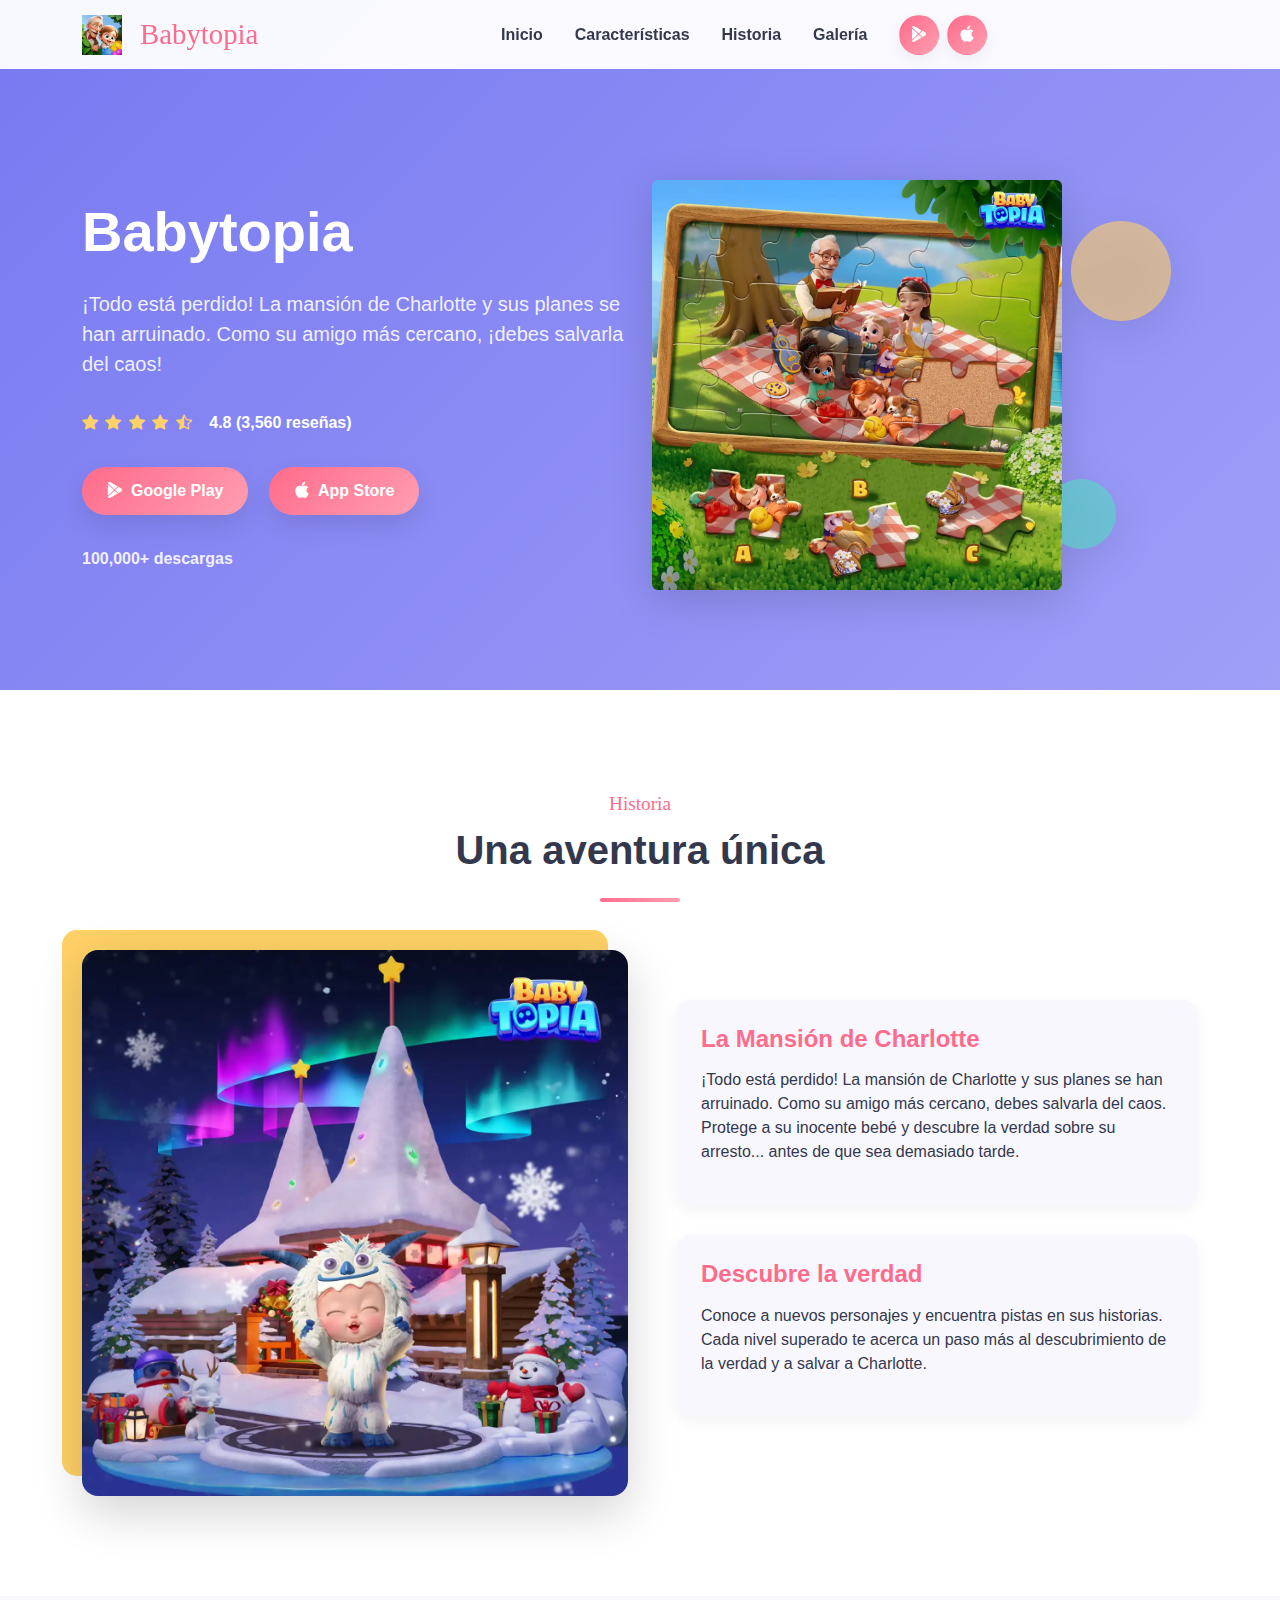
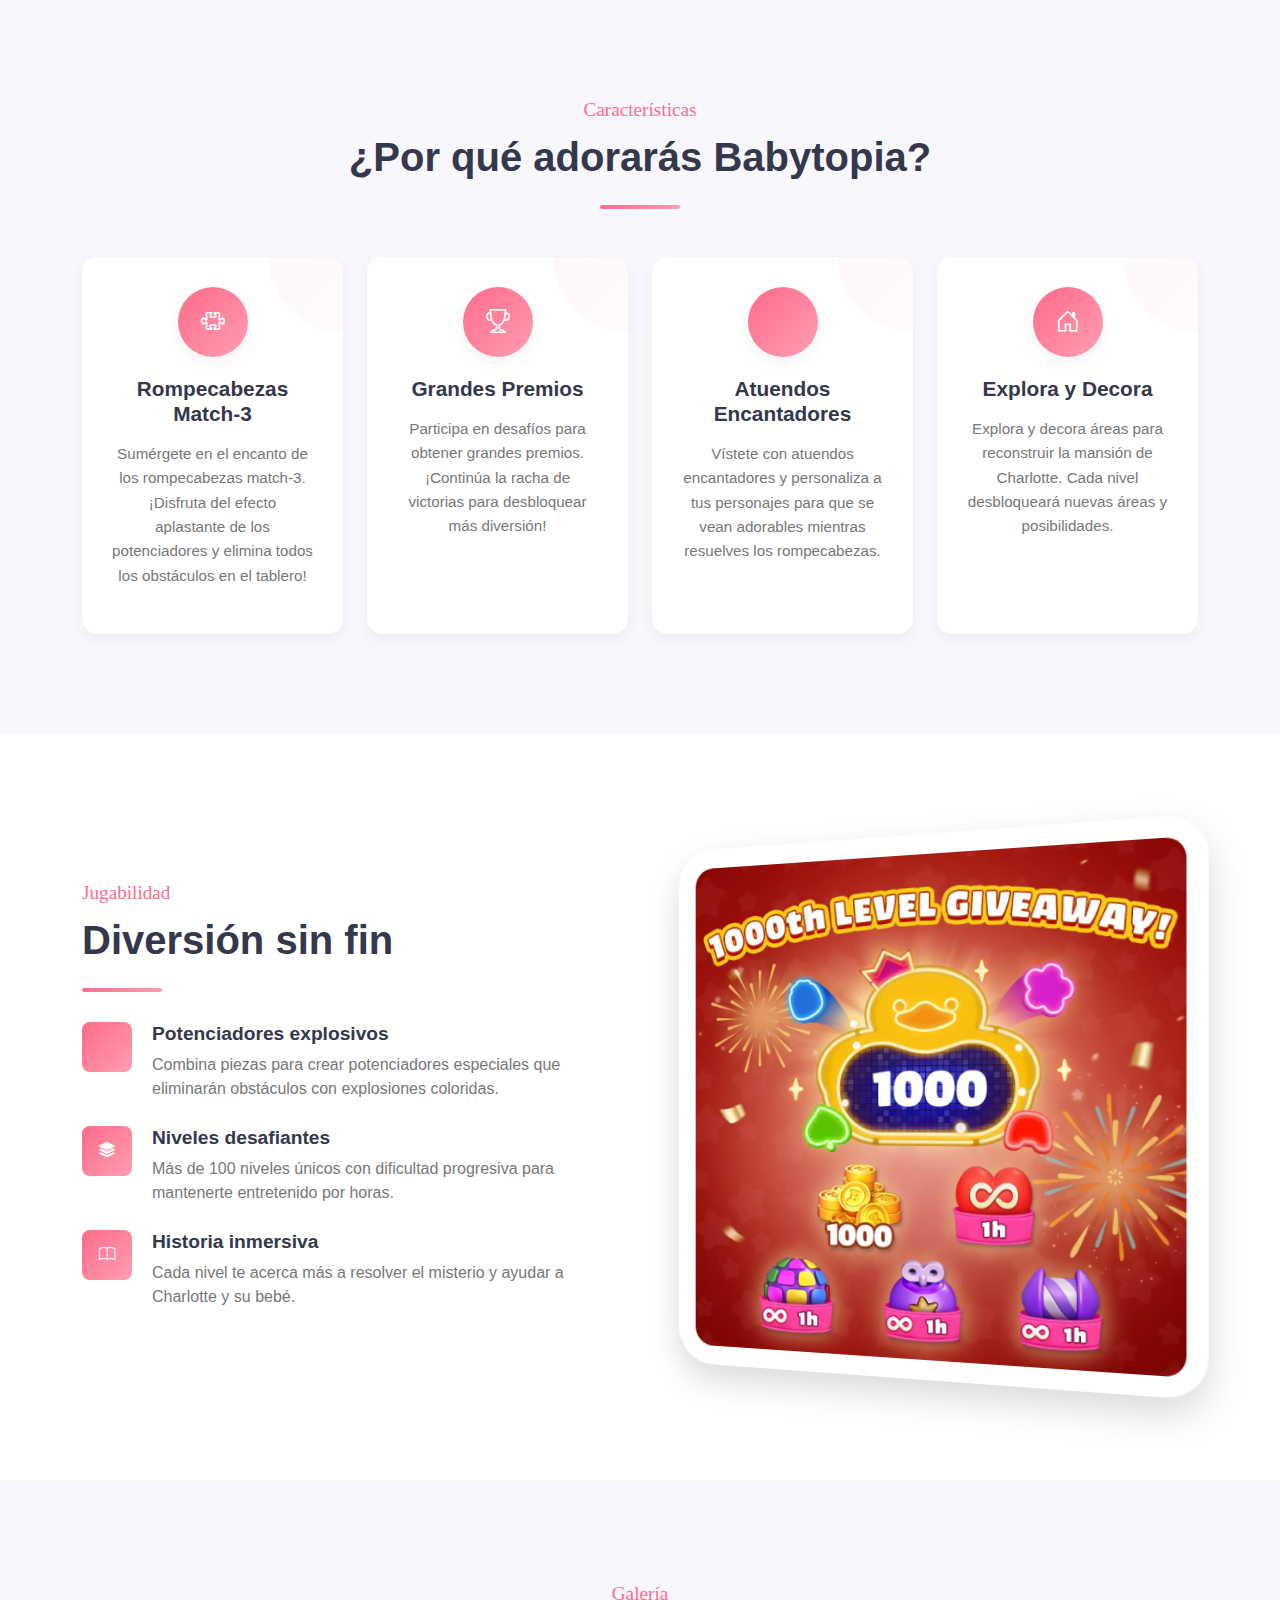
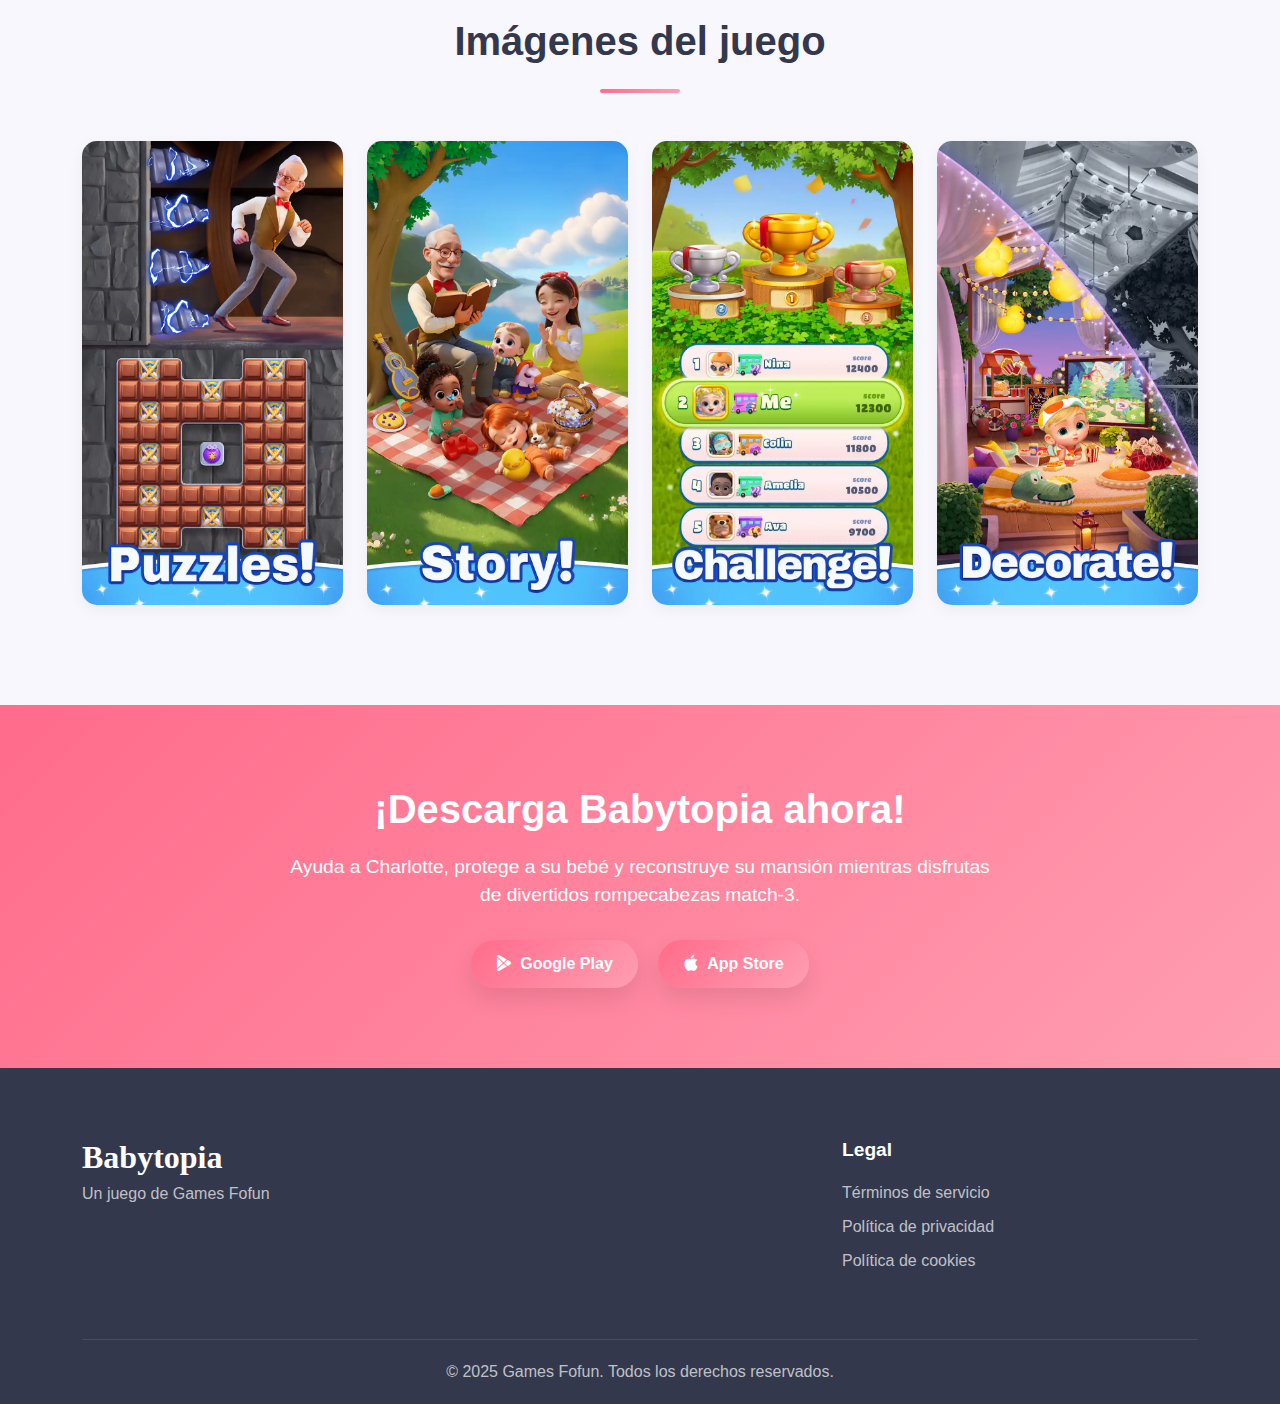
<file: index.html>
<!DOCTYPE html>
<html lang="es">
<head>
    <meta charset="UTF-8">
    <meta name="viewport" content="width=device-width, initial-scale=1.0">
    <meta name="description" content="Juega Babytopia - un juego de rompecabezas match-3 encantador. ¡Ayuda a Charlotte a salvar su mansión, protege a su bebé y descubre la verdad sobre su arresto!">
    <meta name="keywords" content="Babytopia, Games Fofun, match-3, puzzle, juego móvil, rompecabezas, charlotte, mansión, historia interactiva">
    <title>Babytopia - Games Fofun</title>
    <link rel="icon" href="img/favicon.ico" type="image/x-icon">
    <link rel="stylesheet" href="css/bootstrap.min.css">
    <link rel="stylesheet" href="css/bootstrap-icons.css">
    <link rel="stylesheet" href="css/style.css">
</head>
<body>

    <header class="fixed-top">
        <nav class="navbar navbar-expand-lg navbar-light">
            <div class="container">
                <a class="navbar-brand d-flex align-items-center" href="/">
                    <img src="img/logo.jpg" alt="Babytopia Logo" class="brand-logo">
                    <span class="brand-text ms-2">Babytopia</span>
                </a>
                
       
                <div class="navbar-collapse collapse w-100">
                    <ul class="navbar-nav w-100 d-flex justify-content-center">
                        <li class="nav-item">
                            <a class="nav-link" href="/">Inicio</a>
                        </li>
                        <li class="nav-item">
                            <a class="nav-link" href="#caracteristicas">Características</a>
                        </li>
                        <li class="nav-item">
                            <a class="nav-link" href="#historia">Historia</a>
                        </li>
                        <li class="nav-item">
                            <a class="nav-link" href="#galeria">Galería</a>
                        </li>
                        <li class="nav-item ms-lg-3">
                            <div class="download-buttons d-flex justify-content-center">
                                <a href="https://play.google.com/store/apps/details?id=com.oceangames.popmatch3.gp&pcampaignid=web_share" class="btn btn-app me-2" target="_blank">
                                    <i class="bi bi-google-play"></i>
                                </a>
                                <a href="https://apps.apple.com/gb/app/babytopia/id6468984314" class="btn btn-app" target="_blank">
                                    <i class="bi bi-apple"></i>
                                </a>
                            </div>
                        </li>
                    </ul>
                </div>
            </div>
        </nav>
    </header>
    

   
    <section id="inicio" class="hero">
        <div class="container">
            <div class="row align-items-center">
                <div class="col-lg-6 col-md-12 text-center text-lg-start">
                    <div class="hero-content">
                        <h1 class="animate__animated animate__fadeInUp">Babytopia</h1>
                        <p class="lead animate__animated animate__fadeInUp animate__delay-1s">
                            ¡Todo está perdido! La mansión de Charlotte y sus planes se han arruinado. Como su amigo más cercano, ¡debes salvarla del caos!
                        </p>
                        <div class="rating animate__animated animate__fadeInUp animate__delay-2s">
                            <i class="bi bi-star-fill"></i>
                            <i class="bi bi-star-fill"></i>
                            <i class="bi bi-star-fill"></i>
                            <i class="bi bi-star-fill"></i>
                            <i class="bi bi-star-half"></i>
                            <span>4.8 (3,560 reseñas)</span>
                        </div>
                        
                        <div class="hero-buttons animate__animated animate__fadeInUp animate__delay-3s">
                            <a href="https://play.google.com/store/apps/details?id=com.oceangames.popmatch3.gp&pcampaignid=web_share" class="btn btn-download me-3" target="_blank">
                                <i class="bi bi-google-play me-2"></i>Google Play
                            </a>
                            <a href="https://apps.apple.com/gb/app/babytopia/id6468984314" class="btn btn-download" target="_blank">
                                <i class="bi bi-apple me-2"></i>App Store
                            </a>
                        </div>
                        
                        <div class="downloads animate__animated animate__fadeInUp animate__delay-4s">
                            <span>100,000+ descargas</span>
                        </div>
                    </div>
                </div>
                <div class="col-lg-6 col-md-12">
                    <div class="hero-image animate__animated animate__fadeInRight">
                        <img src="img/hero.webp" alt="Babytopia App" class="img-fluid w-75 rounded">
                        <div class="floating-object obj1"></div>
                        <div class="floating-object obj2"></div>
                        <div class="floating-object obj3"></div>
                    </div>
                </div>
                
            </div>
        </div>
    </section>


    <section id="historia" class="story">
        <div class="container">
            <div class="section-header text-center mb-5">
                <span class="section-subtitle">Historia</span>
                <h2 class="section-title">Una aventura única</h2>
                <div class="section-divider"></div>
            </div>
            <div class="row align-items-center">
                <div class="col-lg-6 col-md-12">
                    <div class="story-image story-image-left">
                        <img src="img/story.webp" alt="Historia de Babytopia" class="img-fluid rounded-4 shadow-lg">
                    </div>
                </div>
                <div class="col-lg-6 col-md-12">
                    <div class="story-content ps-lg-4 mt-4 mt-lg-0">
                        <div class="story-box">
                            <h3>La Mansión de Charlotte</h3>
                            <p>¡Todo está perdido! La mansión de Charlotte y sus planes se han arruinado. Como su amigo más cercano, debes salvarla del caos. Protege a su inocente bebé y descubre la verdad sobre su arresto... antes de que sea demasiado tarde.</p>
                        </div>
                        <div class="story-box">
                            <h3>Descubre la verdad</h3>
                            <p>Conoce a nuevos personajes y encuentra pistas en sus historias. Cada nivel superado te acerca un paso más al descubrimiento de la verdad y a salvar a Charlotte.</p>
                        </div>
                    </div>
                </div>
            </div>
        </div>
    </section>

    
    <section id="caracteristicas" class="features">
        <div class="container">
            <div class="section-header text-center mb-5">
                <span class="section-subtitle">Características</span>
                <h2 class="section-title">¿Por qué adorarás Babytopia?</h2>
                <div class="section-divider"></div>
            </div>
            <div class="row g-4">
                <div class="col-lg-3 col-md-6">
                    <div class="feature-card">
                        <div class="feature-icon">
                            <i class="bi bi-puzzle"></i>
                        </div>
                        <h3>Rompecabezas Match-3</h3>
                        <p>Sumérgete en el encanto de los rompecabezas match-3. ¡Disfruta del efecto aplastante de los potenciadores y elimina todos los obstáculos en el tablero!</p>
                    </div>
                </div>
                <div class="col-lg-3 col-md-6">
                    <div class="feature-card">
                        <div class="feature-icon">
                            <i class="bi bi-trophy"></i>
                        </div>
                        <h3>Grandes Premios</h3>
                        <p>Participa en desafíos para obtener grandes premios. ¡Continúa la racha de victorias para desbloquear más diversión!</p>
                    </div>
                </div>
                <div class="col-lg-3 col-md-6">
                    <div class="feature-card">
                        <div class="feature-icon">
                            <i class="bi bi-shirt"></i>
                        </div>
                        <h3>Atuendos Encantadores</h3>
                        <p>Vístete con atuendos encantadores y personaliza a tus personajes para que se vean adorables mientras resuelves los rompecabezas.</p>
                    </div>
                </div>
                <div class="col-lg-3 col-md-6">
                    <div class="feature-card">
                        <div class="feature-icon">
                            <i class="bi bi-house-door"></i>
                        </div>
                        <h3>Explora y Decora</h3>
                        <p>Explora y decora áreas para reconstruir la mansión de Charlotte. Cada nivel desbloqueará nuevas áreas y posibilidades.</p>
                    </div>
                </div>
            </div>
        </div>
    </section>
    
    <section class="gameplay">
        <div class="container">
            <div class="row align-items-center">
                <div class="col-lg-6 col-md-12 order-2 order-lg-1">
                    <div class="gameplay-content pe-lg-4 mt-4 mt-lg-0">
                        <span class="section-subtitle">Jugabilidad</span>
                        <h2 class="section-title">Diversión sin fin</h2>
                        <div class="section-divider align-start"></div>
                        <ul class="gameplay-features">
                            <li>
                                <div class="icon-box">
                                    <i class="bi bi-bomb"></i>
                                </div>
                                <div>
                                    <h4>Potenciadores explosivos</h4>
                                    <p>Combina piezas para crear potenciadores especiales que eliminarán obstáculos con explosiones coloridas.</p>
                                </div>
                            </li>
                            <li>
                                <div class="icon-box">
                                    <i class="bi bi-stack"></i>
                                </div>
                                <div>
                                    <h4>Niveles desafiantes</h4>
                                    <p>Más de 100 niveles únicos con dificultad progresiva para mantenerte entretenido por horas.</p>
                                </div>
                            </li>
                            <li>
                                <div class="icon-box">
                                    <i class="bi bi-book"></i>
                                </div>
                                <div>
                                    <h4>Historia inmersiva</h4>
                                    <p>Cada nivel te acerca más a resolver el misterio y ayudar a Charlotte y su bebé.</p>
                                </div>
                            </li>
                        </ul>
                    </div>
                </div>
                <div class="col-lg-6 col-md-12 order-1 order-lg-2">
                    <div class="gameplay-image">
                        <div class="phone-frame">
                            <img src="img/level.webp" alt="Gameplay de Babytopia" class="img-fluid">
                        </div>
                    </div>
                </div>
            </div>
        </div>
    </section>
    

   
    <section id="galeria" class="gallery">
        <div class="container">
            <div class="section-header text-center mb-5">
                <span class="section-subtitle">Galería</span>
                <h2 class="section-title">Imágenes del juego</h2>
                <div class="section-divider"></div>
            </div>
            <div class="row g-4 gallery-container">
                <div class="col-lg-3 col-md-6">
                    <div class="gallery-item">
                        <img src="img/gallery1.webp" alt="Babytopia Screenshot 1" class="img-fluid">
                        
                    </div>
                </div>
                <div class="col-lg-3 col-md-6">
                    <div class="gallery-item">
                        <img src="img/gallery2.webp" alt="Babytopia Screenshot 2" class="img-fluid">
                    </div>
                </div>
                <div class="col-lg-3 col-md-6">
                    <div class="gallery-item">
                        <img src="img/gallery3.webp" alt="Babytopia Screenshot 3" class="img-fluid">
                    </div>
                </div>
                <div class="col-lg-3 col-md-6">
                    <div class="gallery-item">
                        <img src="img/gallery4.webp" alt="Babytopia Screenshot 4" class="img-fluid">
                    </div>
                </div>
            </div>
        </div>
    </section>

  

    <section class="cta">
        <div class="container">
            <div class="row">
                <div class="col-12 text-center">
                    <h2>¡Descarga Babytopia ahora!</h2>
                    <p>Ayuda a Charlotte, protege a su bebé y reconstruye su mansión mientras disfrutas de divertidos rompecabezas match-3.</p>
                    <div class="hero-buttons animate__animated animate__fadeInUp animate__delay-3s">
                        <a href="https://play.google.com/store/apps/details?id=com.oceangames.popmatch3.gp&pcampaignid=web_share" class="btn btn-download me-3" target="_blank">
                            <i class="bi bi-google-play me-2"></i>Google Play
                        </a>
                        <a href="https://apps.apple.com/gb/app/babytopia/id6468984314" class="btn btn-download" target="_blank">
                            <i class="bi bi-apple me-2"></i>App Store
                        </a>
                    </div>
                    
                </div>
            </div>
        </div>
    </section>

    
    <footer>
        <div class="container">
            <div class="row">
                <div class="col-lg-8">
                    <div class="footer-brand">
                        <h3>Babytopia</h3>
                        <p>Un juego de Games Fofun</p>
                    </div>
                </div>
              
                <div class="col-lg-4">
                    <div class="footer-links">
                        <h4>Legal</h4>
                        <ul>
                            <li><a href="terms.html">Términos de servicio</a></li>
                            <li><a href="privacy.html">Política de privacidad</a></li>
                            <li><a href="cookies.html">Política de cookies</a></li>
                        </ul>
                    </div>
                </div>
            </div>
            <div class="footer-bottom">
                <p>&copy; 2025 Games Fofun. Todos los derechos reservados.</p>
            </div>
        </div>
    </footer>

    
</body>
</html>
</file>
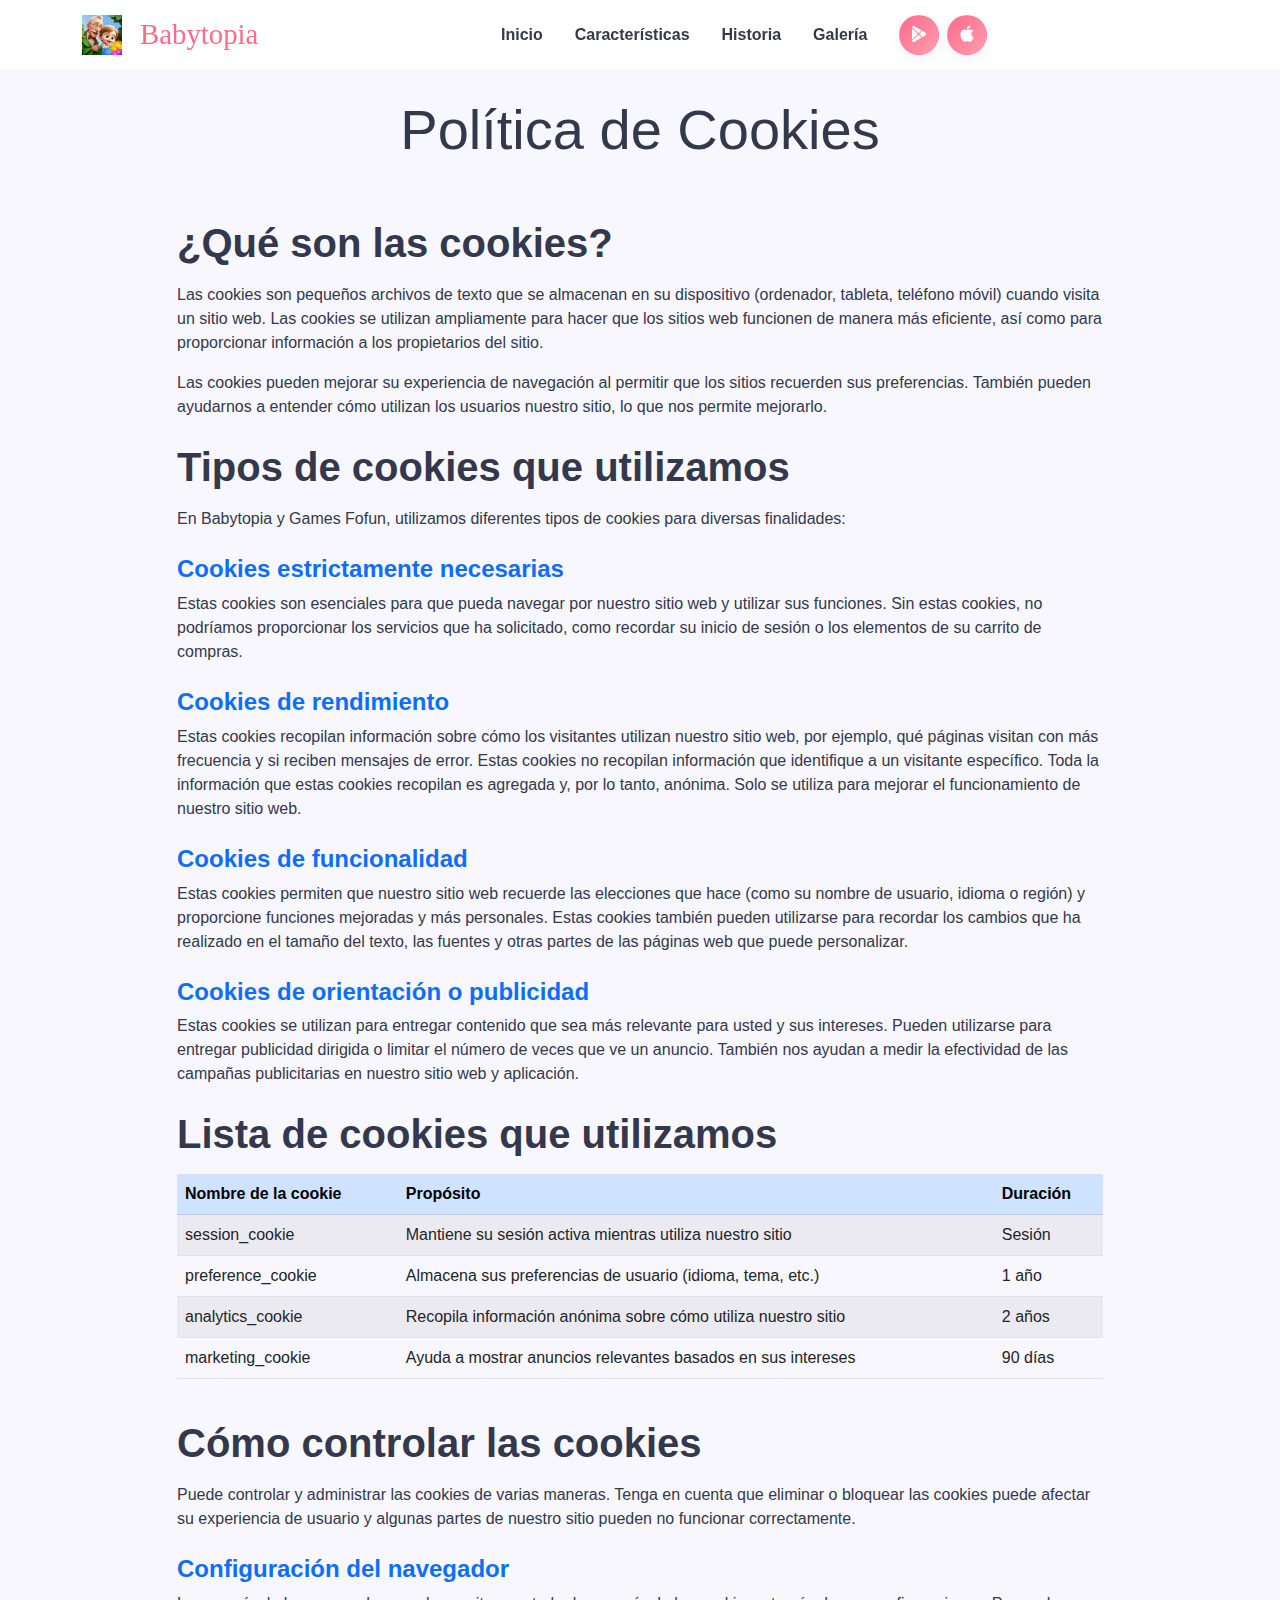
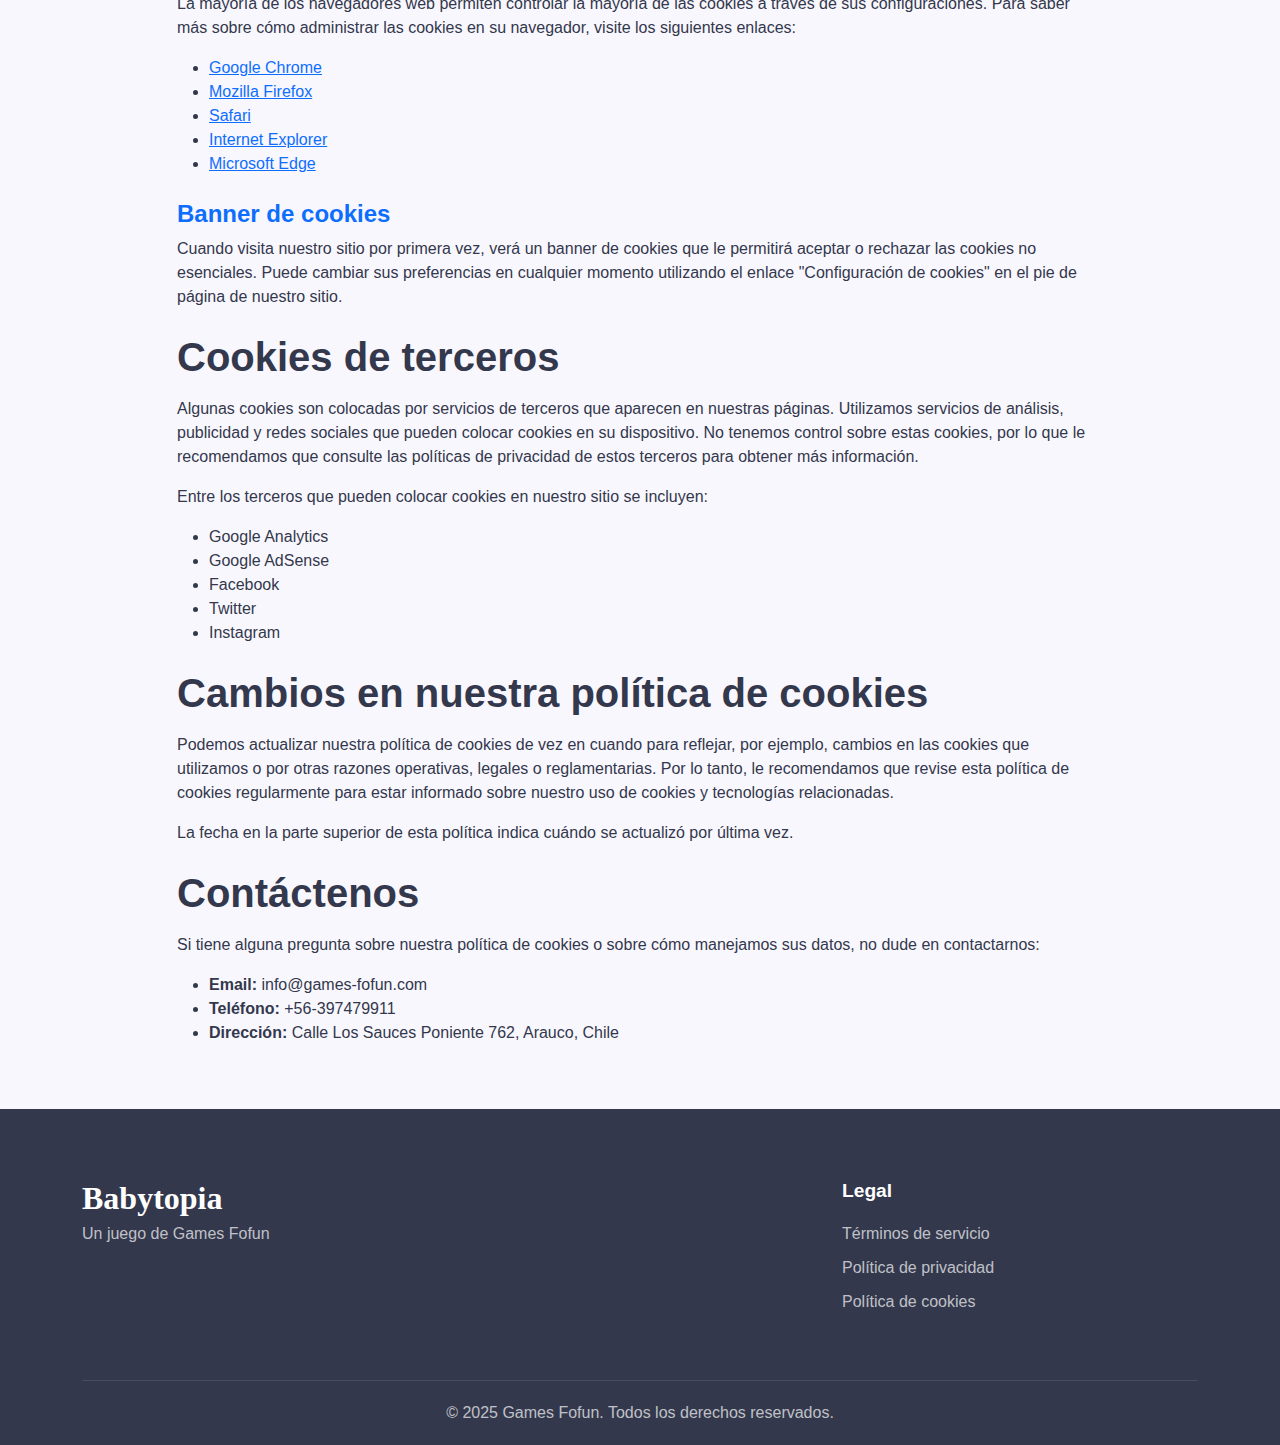
<file: cookies.html>
<!DOCTYPE html>
<html lang="es">
<head>
    <meta charset="UTF-8">
    <meta name="viewport" content="width=device-width, initial-scale=1.0">
    <meta name="description" content="Política de Cookies de Babytopia - Información sobre cómo utilizamos las cookies en nuestro sitio web y aplicación móvil.">
    <meta name="keywords" content="Babytopia, política de cookies, Games Fofun, privacidad, cookies, datos">
    <title>Política de Cookies - Babytopia</title>
    <link rel="icon" href="img/favicon.ico" type="image/x-icon">
    <link rel="stylesheet" href="css/bootstrap.min.css">
    <link rel="stylesheet" href="css/bootstrap-icons.css">
    <link rel="stylesheet" href="css/style.css">
</head>
<body>

    <header class="fixed-top">
        <nav class="navbar navbar-expand-lg navbar-light">
            <div class="container">
                <a class="navbar-brand d-flex align-items-center" href="/">
                    <img src="img/logo.jpg" alt="Babytopia Logo" class="brand-logo">
                    <span class="brand-text ms-2">Babytopia</span>
                </a>
                
       
                <div class="navbar-collapse collapse w-100">
                    <ul class="navbar-nav w-100 d-flex justify-content-center">
                        <li class="nav-item">
                            <a class="nav-link" href="/#inicio">Inicio</a>
                        </li>
                        <li class="nav-item">
                            <a class="nav-link" href="/#caracteristicas">Características</a>
                        </li>
                        <li class="nav-item">
                            <a class="nav-link" href="/#historia">Historia</a>
                        </li>
                        <li class="nav-item">
                            <a class="nav-link" href="/#galeria">Galería</a>
                        </li>
                        <li class="nav-item ms-lg-3">
                            <div class="download-buttons d-flex justify-content-center">
                                <a href="https://play.google.com/store/apps/details?id=com.oceangames.popmatch3.gp&pcampaignid=web_share" class="btn btn-app me-2" target="_blank">
                                    <i class="bi bi-google-play"></i>
                                </a>
                                <a href="https://apps.apple.com/gb/app/babytopia/id6468984314" class="btn btn-app" target="_blank">
                                    <i class="bi bi-apple"></i>
                                </a>
                            </div>
                        </li>
                    </ul>
                </div>
            </div>
        </nav>
    </header>
    

    <section class="policy-header text-center py-5 mt-5">
        <div class="container">
            <h1 class="display-4">Política de Cookies</h1>
        </div>
    </section>


    <main class="container mb-5">
        <div class="row">
            <div class="col-lg-10 mx-auto">
                <div class="policy-content">
                    <section>
                        <h2 class="section-title">¿Qué son las cookies?</h2>
                        <p>Las cookies son pequeños archivos de texto que se almacenan en su dispositivo (ordenador, tableta, teléfono móvil) cuando visita un sitio web. Las cookies se utilizan ampliamente para hacer que los sitios web funcionen de manera más eficiente, así como para proporcionar información a los propietarios del sitio.</p>
                        <p>Las cookies pueden mejorar su experiencia de navegación al permitir que los sitios recuerden sus preferencias. También pueden ayudarnos a entender cómo utilizan los usuarios nuestro sitio, lo que nos permite mejorarlo.</p>
                    </section>

                    <section class="mt-4">
                        <h2 class="section-title">Tipos de cookies que utilizamos</h2>
                        <p>En Babytopia y Games Fofun, utilizamos diferentes tipos de cookies para diversas finalidades:</p>
                        
                        <h4 class="text-primary mt-4">Cookies estrictamente necesarias</h4>
                        <p>Estas cookies son esenciales para que pueda navegar por nuestro sitio web y utilizar sus funciones. Sin estas cookies, no podríamos proporcionar los servicios que ha solicitado, como recordar su inicio de sesión o los elementos de su carrito de compras.</p>
                        
                        <h4 class="text-primary mt-4">Cookies de rendimiento</h4>
                        <p>Estas cookies recopilan información sobre cómo los visitantes utilizan nuestro sitio web, por ejemplo, qué páginas visitan con más frecuencia y si reciben mensajes de error. Estas cookies no recopilan información que identifique a un visitante específico. Toda la información que estas cookies recopilan es agregada y, por lo tanto, anónima. Solo se utiliza para mejorar el funcionamiento de nuestro sitio web.</p>
                        
                        <h4 class="text-primary mt-4">Cookies de funcionalidad</h4>
                        <p>Estas cookies permiten que nuestro sitio web recuerde las elecciones que hace (como su nombre de usuario, idioma o región) y proporcione funciones mejoradas y más personales. Estas cookies también pueden utilizarse para recordar los cambios que ha realizado en el tamaño del texto, las fuentes y otras partes de las páginas web que puede personalizar.</p>
                        
                        <h4 class="text-primary mt-4">Cookies de orientación o publicidad</h4>
                        <p>Estas cookies se utilizan para entregar contenido que sea más relevante para usted y sus intereses. Pueden utilizarse para entregar publicidad dirigida o limitar el número de veces que ve un anuncio. También nos ayudan a medir la efectividad de las campañas publicitarias en nuestro sitio web y aplicación.</p>
                    </section>

                    <section class="mt-4">
                        <h2 class="section-title">Lista de cookies que utilizamos</h2>
                        <div class="table-responsive">
                            <table class="table table-striped">
                                <thead class="table-primary">
                                    <tr>
                                        <th>Nombre de la cookie</th>
                                        <th>Propósito</th>
                                        <th>Duración</th>
                                    </tr>
                                </thead>
                                <tbody>
                                    <tr>
                                        <td>session_cookie</td>
                                        <td>Mantiene su sesión activa mientras utiliza nuestro sitio</td>
                                        <td>Sesión</td>
                                    </tr>
                                    <tr>
                                        <td>preference_cookie</td>
                                        <td>Almacena sus preferencias de usuario (idioma, tema, etc.)</td>
                                        <td>1 año</td>
                                    </tr>
                                    <tr>
                                        <td>analytics_cookie</td>
                                        <td>Recopila información anónima sobre cómo utiliza nuestro sitio</td>
                                        <td>2 años</td>
                                    </tr>
                                    <tr>
                                        <td>marketing_cookie</td>
                                        <td>Ayuda a mostrar anuncios relevantes basados en sus intereses</td>
                                        <td>90 días</td>
                                    </tr>
                                </tbody>
                            </table>
                        </div>
                    </section>

                    <section class="mt-4">
                        <h2 class="section-title">Cómo controlar las cookies</h2>
                        <p>Puede controlar y administrar las cookies de varias maneras. Tenga en cuenta que eliminar o bloquear las cookies puede afectar su experiencia de usuario y algunas partes de nuestro sitio pueden no funcionar correctamente.</p>
                        
                        <h4 class="text-primary mt-4">Configuración del navegador</h4>
                        <p>La mayoría de los navegadores web permiten controlar la mayoría de las cookies a través de sus configuraciones. Para saber más sobre cómo administrar las cookies en su navegador, visite los siguientes enlaces:</p>
                        <ul>
                            <li><a href="https://support.google.com/chrome/answer/95647" target="_blank">Google Chrome</a></li>
                            <li><a href="https://support.mozilla.org/es/kb/habilitar-y-deshabilitar-cookies-sitios-web-rastrear-preferencias" target="_blank">Mozilla Firefox</a></li>
                            <li><a href="https://support.apple.com/es-es/guide/safari/sfri11471/mac" target="_blank">Safari</a></li>
                            <li><a href="https://support.microsoft.com/es-es/help/17442/windows-internet-explorer-delete-manage-cookies" target="_blank">Internet Explorer</a></li>
                            <li><a href="https://support.microsoft.com/es-es/microsoft-edge/eliminar-las-cookies-en-microsoft-edge-63947406-40ac-c3b8-57b9-2a946a29ae09" target="_blank">Microsoft Edge</a></li>
                        </ul>
                        
                        <h4 class="text-primary mt-4">Banner de cookies</h4>
                        <p>Cuando visita nuestro sitio por primera vez, verá un banner de cookies que le permitirá aceptar o rechazar las cookies no esenciales. Puede cambiar sus preferencias en cualquier momento utilizando el enlace "Configuración de cookies" en el pie de página de nuestro sitio.</p>
                    </section>

                    <section class="mt-4">
                        <h2 class="section-title">Cookies de terceros</h2>
                        <p>Algunas cookies son colocadas por servicios de terceros que aparecen en nuestras páginas. Utilizamos servicios de análisis, publicidad y redes sociales que pueden colocar cookies en su dispositivo. No tenemos control sobre estas cookies, por lo que le recomendamos que consulte las políticas de privacidad de estos terceros para obtener más información.</p>
                        <p>Entre los terceros que pueden colocar cookies en nuestro sitio se incluyen:</p>
                        <ul>
                            <li>Google Analytics</li>
                            <li>Google AdSense</li>
                            <li>Facebook</li>
                            <li>Twitter</li>
                            <li>Instagram</li>
                        </ul>
                    </section>

                    <section class="mt-4">
                        <h2 class="section-title">Cambios en nuestra política de cookies</h2>
                        <p>Podemos actualizar nuestra política de cookies de vez en cuando para reflejar, por ejemplo, cambios en las cookies que utilizamos o por otras razones operativas, legales o reglamentarias. Por lo tanto, le recomendamos que revise esta política de cookies regularmente para estar informado sobre nuestro uso de cookies y tecnologías relacionadas.</p>
                        <p>La fecha en la parte superior de esta política indica cuándo se actualizó por última vez.</p>
                    </section>

                    <section class="mt-4">
                        <h2 class="section-title">Contáctenos</h2>
                        <p>Si tiene alguna pregunta sobre nuestra política de cookies o sobre cómo manejamos sus datos, no dude en contactarnos:</p>
                        <ul>
                            <li><strong>Email:</strong> info@games-fofun.com</li>
                            <li><strong>Teléfono:</strong> +56-397479911</li>
                            <li><strong>Dirección:</strong> Calle Los Sauces Poniente 762, Arauco, Chile</li>
                        </ul>
                    </section>
                </div>
            </div>
        </div>
    </main>

      
    <footer>
        <div class="container">
            <div class="row">
                <div class="col-lg-8">
                    <div class="footer-brand">
                        <h3>Babytopia</h3>
                        <p>Un juego de Games Fofun</p>
                    </div>
                </div>
              
                <div class="col-lg-4">
                    <div class="footer-links">
                        <h4>Legal</h4>
                        <ul>
                            <li><a href="terms.html">Términos de servicio</a></li>
                            <li><a href="privacy.html">Política de privacidad</a></li>
                            <li><a href="cookies.html">Política de cookies</a></li>
                        </ul>
                    </div>
                </div>
            </div>
            <div class="footer-bottom">
                <p>&copy; 2025 Games Fofun. Todos los derechos reservados.</p>
            </div>
        </div>
    </footer>

 
</body>
</html>
</file>
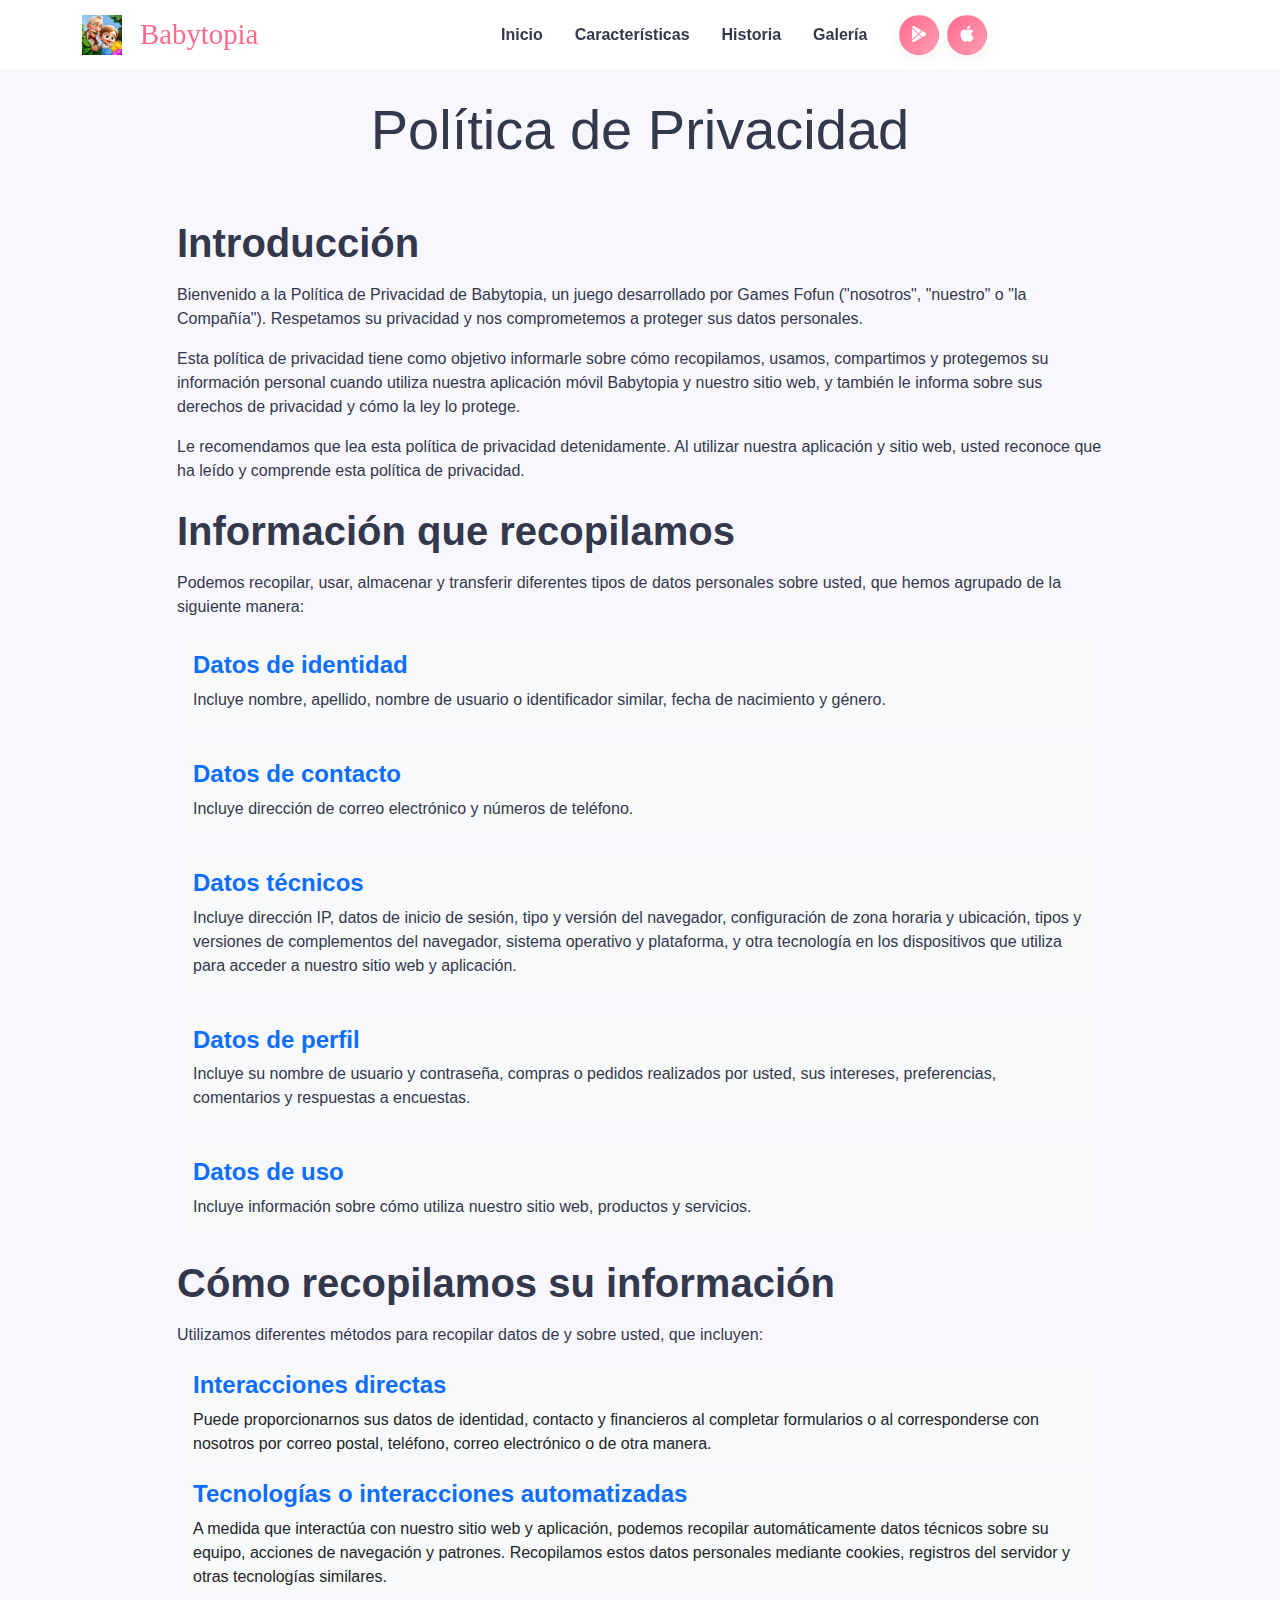
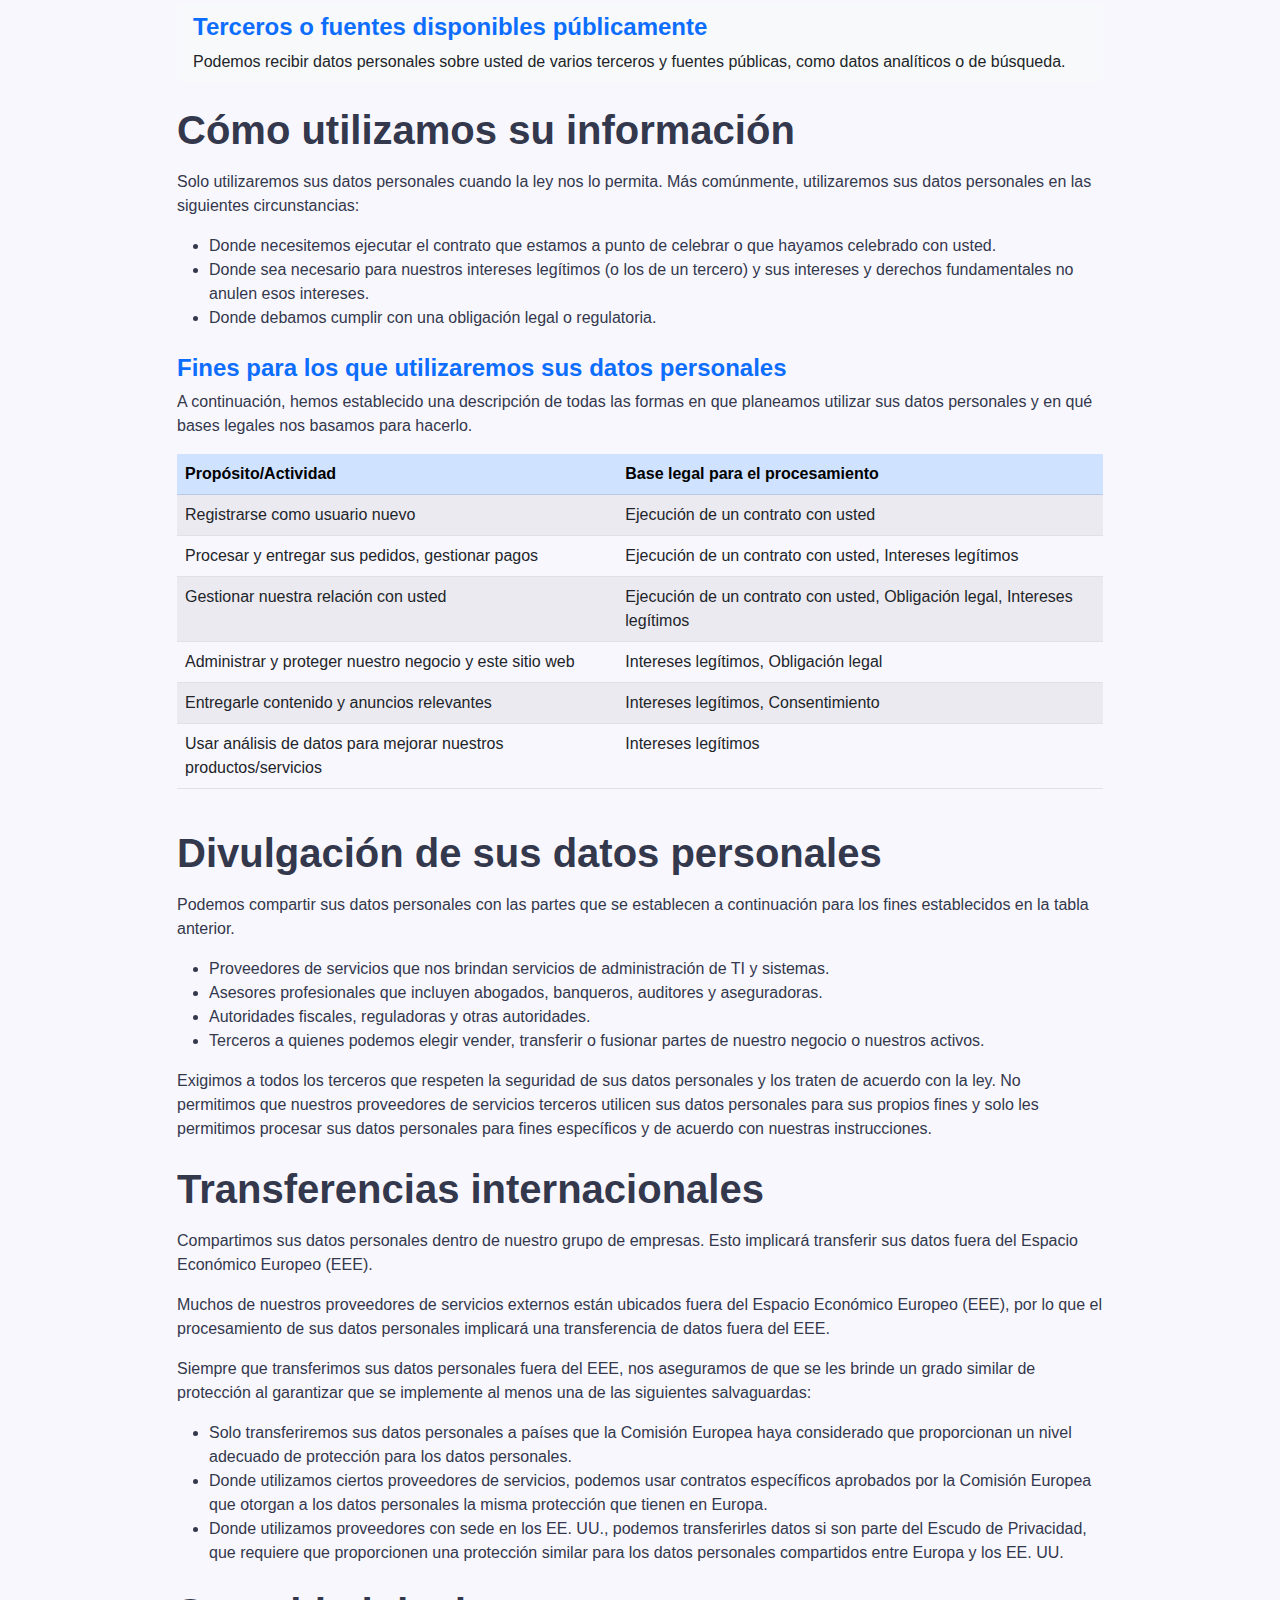
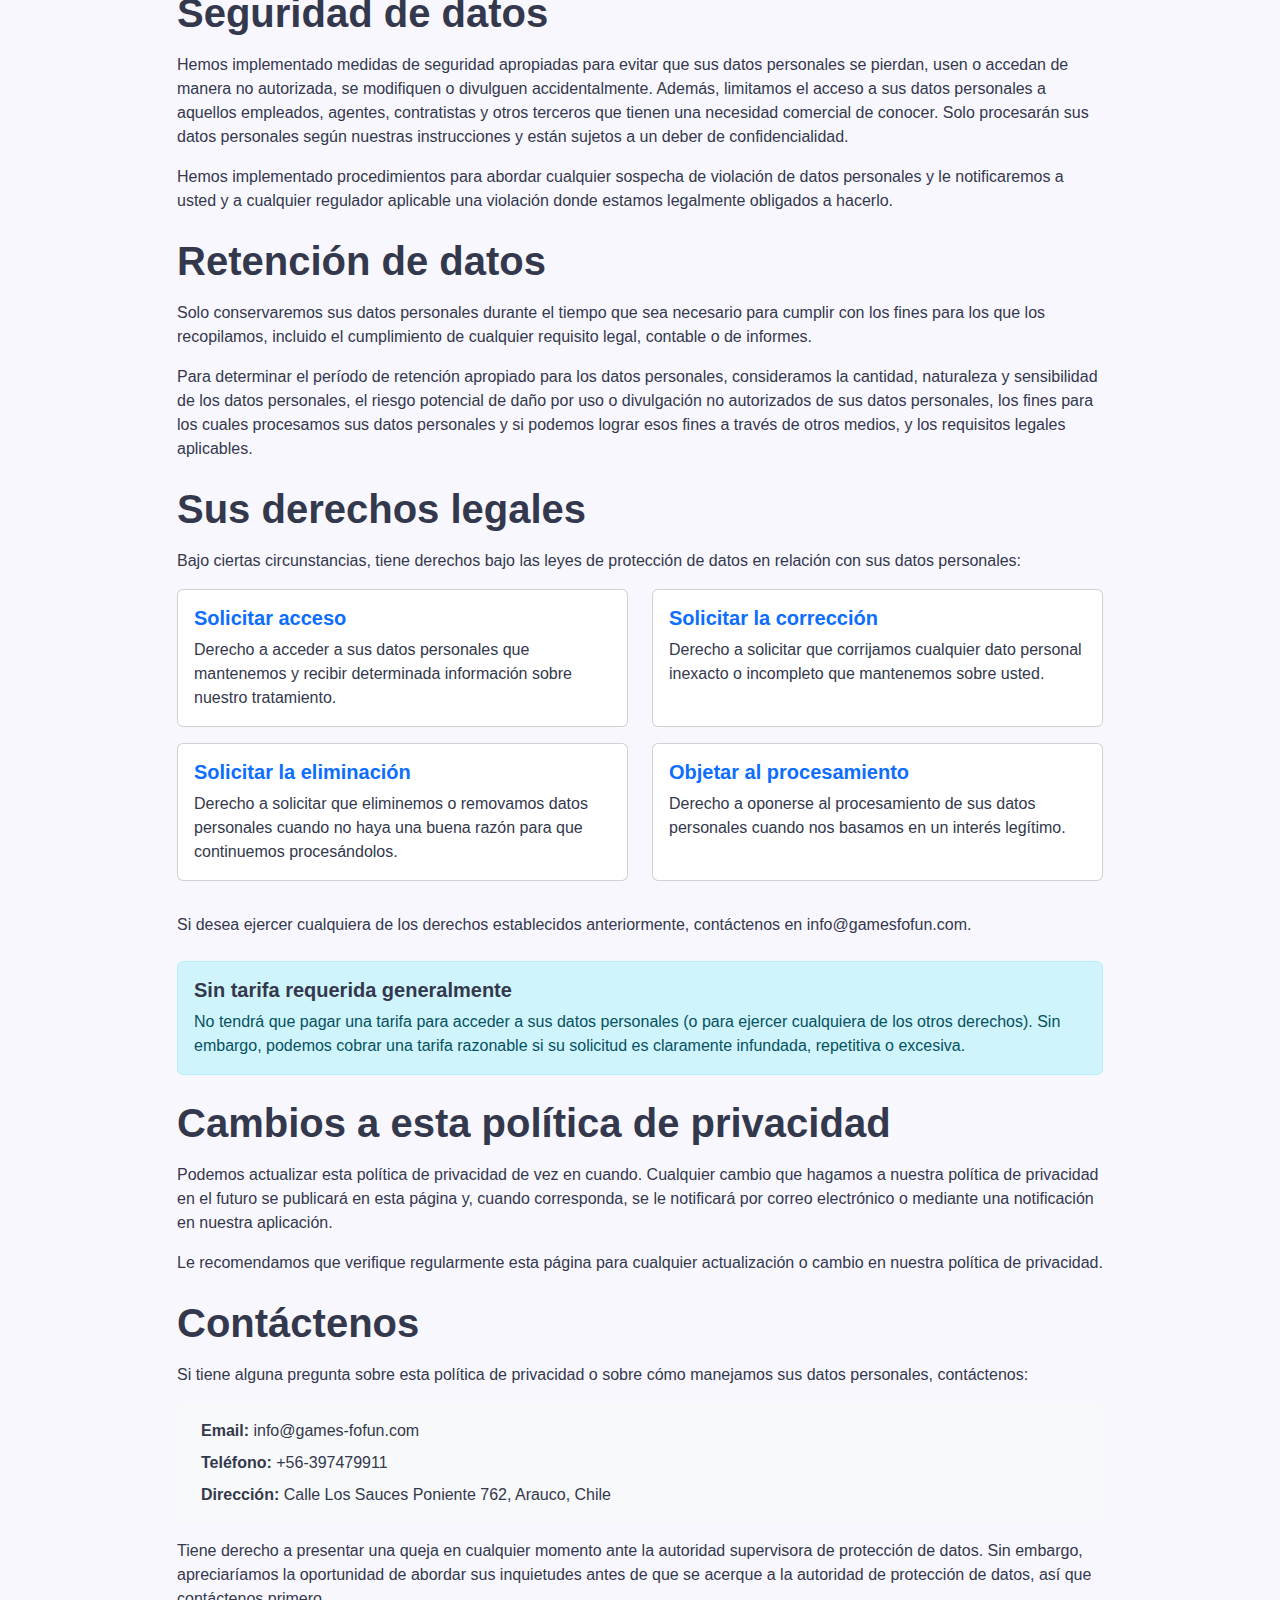
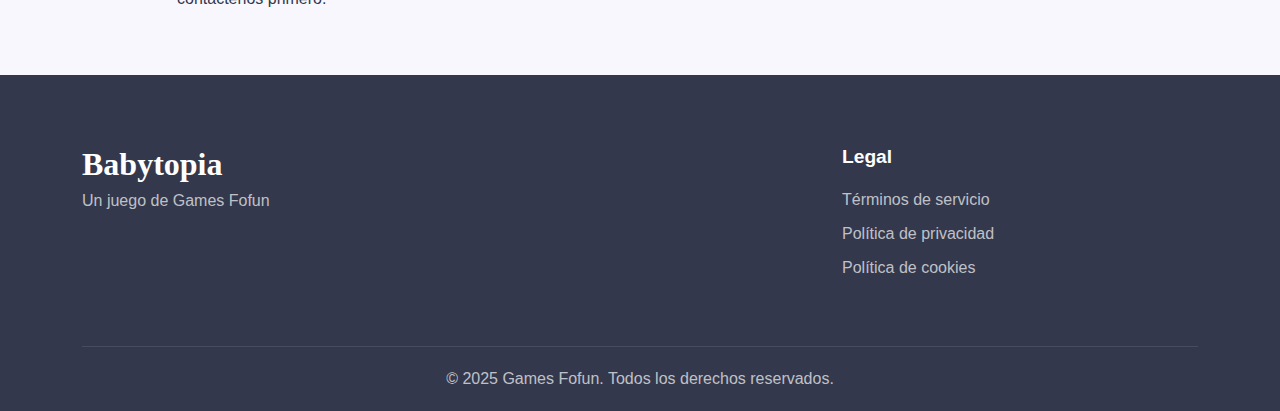
<file: privacy.html>
<!DOCTYPE html>
<html lang="es">
<head>
    <meta charset="UTF-8">
    <meta name="viewport" content="width=device-width, initial-scale=1.0">
    <meta name="description" content="Política de Privacidad de Babytopia - Información sobre cómo recopilamos, usamos y protegemos sus datos personales.">
    <meta name="keywords" content="Babytopia, política de privacidad, Games Fofun, protección de datos, información personal">
    <title>Política de Privacidad - Babytopia</title>
    <link rel="icon" href="img/favicon.ico" type="image/x-icon">
    <link rel="stylesheet" href="css/bootstrap.min.css">
    <link rel="stylesheet" href="css/bootstrap-icons.css">
    <link rel="stylesheet" href="css/style.css">
</head>
<body>

    <header class="fixed-top">
        <nav class="navbar navbar-expand-lg navbar-light">
            <div class="container">
                <a class="navbar-brand d-flex align-items-center" href="/">
                    <img src="img/logo.jpg" alt="Babytopia Logo" class="brand-logo">
                    <span class="brand-text ms-2">Babytopia</span>
                </a>
                
       
                <div class="navbar-collapse collapse w-100">
                    <ul class="navbar-nav w-100 d-flex justify-content-center">
                        <li class="nav-item">
                            <a class="nav-link" href="/#inicio">Inicio</a>
                        </li>
                        <li class="nav-item">
                            <a class="nav-link" href="/#caracteristicas">Características</a>
                        </li>
                        <li class="nav-item">
                            <a class="nav-link" href="/#historia">Historia</a>
                        </li>
                        <li class="nav-item">
                            <a class="nav-link" href="/#galeria">Galería</a>
                        </li>
                        <li class="nav-item ms-lg-3">
                            <div class="download-buttons d-flex justify-content-center">
                                <a href="https://play.google.com/store/apps/details?id=com.oceangames.popmatch3.gp&pcampaignid=web_share" class="btn btn-app me-2" target="_blank">
                                    <i class="bi bi-google-play"></i>
                                </a>
                                <a href="https://apps.apple.com/gb/app/babytopia/id6468984314" class="btn btn-app" target="_blank">
                                    <i class="bi bi-apple"></i>
                                </a>
                            </div>
                        </li>
                    </ul>
                </div>
            </div>
        </nav>
    </header>


    <section class="policy-header text-center py-5 mt-5">
        <div class="container">
            <h1 class="display-4">Política de Privacidad</h1>
        </div>
    </section>


    <main class="container mb-5">
        <div class="row">
            <div class="col-lg-10 mx-auto">
                <div class="policy-content">
                    <section>
                        <h2 class="section-title">Introducción</h2>
                        <p>Bienvenido a la Política de Privacidad de Babytopia, un juego desarrollado por Games Fofun ("nosotros", "nuestro" o "la Compañía"). Respetamos su privacidad y nos comprometemos a proteger sus datos personales.</p>
                        <p>Esta política de privacidad tiene como objetivo informarle sobre cómo recopilamos, usamos, compartimos y protegemos su información personal cuando utiliza nuestra aplicación móvil Babytopia y nuestro sitio web, y también le informa sobre sus derechos de privacidad y cómo la ley lo protege.</p>
                        <p>Le recomendamos que lea esta política de privacidad detenidamente. Al utilizar nuestra aplicación y sitio web, usted reconoce que ha leído y comprende esta política de privacidad.</p>
                    </section>

                    <section class="mt-4">
                        <h2 class="section-title">Información que recopilamos</h2>
                        <p>Podemos recopilar, usar, almacenar y transferir diferentes tipos de datos personales sobre usted, que hemos agrupado de la siguiente manera:</p>
                        
                        <div class="card mb-3 border-0 bg-light">
                            <div class="card-body">
                                <h4 class="text-primary">Datos de identidad</h4>
                                <p class="mb-0">Incluye nombre, apellido, nombre de usuario o identificador similar, fecha de nacimiento y género.</p>
                            </div>
                        </div>
                        
                        <div class="card mb-3 border-0 bg-light">
                            <div class="card-body">
                                <h4 class="text-primary">Datos de contacto</h4>
                                <p class="mb-0">Incluye dirección de correo electrónico y números de teléfono.</p>
                            </div>
                        </div>
                        
                        <div class="card mb-3 border-0 bg-light">
                            <div class="card-body">
                                <h4 class="text-primary">Datos técnicos</h4>
                                <p class="mb-0">Incluye dirección IP, datos de inicio de sesión, tipo y versión del navegador, configuración de zona horaria y ubicación, tipos y versiones de complementos del navegador, sistema operativo y plataforma, y otra tecnología en los dispositivos que utiliza para acceder a nuestro sitio web y aplicación.</p>
                            </div>
                        </div>
                        
                        <div class="card mb-3 border-0 bg-light">
                            <div class="card-body">
                                <h4 class="text-primary">Datos de perfil</h4>
                                <p class="mb-0">Incluye su nombre de usuario y contraseña, compras o pedidos realizados por usted, sus intereses, preferencias, comentarios y respuestas a encuestas.</p>
                            </div>
                        </div>
                        
                        <div class="card mb-3 border-0 bg-light">
                            <div class="card-body">
                                <h4 class="text-primary">Datos de uso</h4>
                                <p class="mb-0">Incluye información sobre cómo utiliza nuestro sitio web, productos y servicios.</p>
                            </div>
                        </div>
                    </section>

                    <section class="mt-4">
                        <h2 class="section-title">Cómo recopilamos su información</h2>
                        <p>Utilizamos diferentes métodos para recopilar datos de y sobre usted, que incluyen:</p>
                        
                        <ul class="list-group mb-3">
                            <li class="list-group-item border-0 bg-light mb-2">
                                <h4 class="text-primary">Interacciones directas</h4>
                                <p class="mb-0">Puede proporcionarnos sus datos de identidad, contacto y financieros al completar formularios o al corresponderse con nosotros por correo postal, teléfono, correo electrónico o de otra manera.</p>
                            </li>
                            <li class="list-group-item border-0 bg-light mb-2">
                                <h4 class="text-primary">Tecnologías o interacciones automatizadas</h4>
                                <p class="mb-0">A medida que interactúa con nuestro sitio web y aplicación, podemos recopilar automáticamente datos técnicos sobre su equipo, acciones de navegación y patrones. Recopilamos estos datos personales mediante cookies, registros del servidor y otras tecnologías similares.</p>
                            </li>
                            <li class="list-group-item border-0 bg-light">
                                <h4 class="text-primary">Terceros o fuentes disponibles públicamente</h4>
                                <p class="mb-0">Podemos recibir datos personales sobre usted de varios terceros y fuentes públicas, como datos analíticos o de búsqueda.</p>
                            </li>
                        </ul>
                    </section>

                    <section class="mt-4">
                        <h2 class="section-title">Cómo utilizamos su información</h2>
                        <p>Solo utilizaremos sus datos personales cuando la ley nos lo permita. Más comúnmente, utilizaremos sus datos personales en las siguientes circunstancias:</p>
                        <ul>
                            <li>Donde necesitemos ejecutar el contrato que estamos a punto de celebrar o que hayamos celebrado con usted.</li>
                            <li>Donde sea necesario para nuestros intereses legítimos (o los de un tercero) y sus intereses y derechos fundamentales no anulen esos intereses.</li>
                            <li>Donde debamos cumplir con una obligación legal o regulatoria.</li>
                        </ul>
                        
                        <h4 class="text-primary mt-4">Fines para los que utilizaremos sus datos personales</h4>
                        <p>A continuación, hemos establecido una descripción de todas las formas en que planeamos utilizar sus datos personales y en qué bases legales nos basamos para hacerlo.</p>
                        
                        <div class="table-responsive">
                            <table class="table table-striped">
                                <thead class="table-primary">
                                    <tr>
                                        <th>Propósito/Actividad</th>
                                        <th>Base legal para el procesamiento</th>
                                    </tr>
                                </thead>
                                <tbody>
                                    <tr>
                                        <td>Registrarse como usuario nuevo</td>
                                        <td>Ejecución de un contrato con usted</td>
                                    </tr>
                                    <tr>
                                        <td>Procesar y entregar sus pedidos, gestionar pagos</td>
                                        <td>Ejecución de un contrato con usted, Intereses legítimos</td>
                                    </tr>
                                    <tr>
                                        <td>Gestionar nuestra relación con usted</td>
                                        <td>Ejecución de un contrato con usted, Obligación legal, Intereses legítimos</td>
                                    </tr>
                                    <tr>
                                        <td>Administrar y proteger nuestro negocio y este sitio web</td>
                                        <td>Intereses legítimos, Obligación legal</td>
                                    </tr>
                                    <tr>
                                        <td>Entregarle contenido y anuncios relevantes</td>
                                        <td>Intereses legítimos, Consentimiento</td>
                                    </tr>
                                    <tr>
                                        <td>Usar análisis de datos para mejorar nuestros productos/servicios</td>
                                        <td>Intereses legítimos</td>
                                    </tr>
                                </tbody>
                            </table>
                        </div>
                    </section>

                    <section class="mt-4">
                        <h2 class="section-title">Divulgación de sus datos personales</h2>
                        <p>Podemos compartir sus datos personales con las partes que se establecen a continuación para los fines establecidos en la tabla anterior.</p>
                        <ul>
                            <li>Proveedores de servicios que nos brindan servicios de administración de TI y sistemas.</li>
                            <li>Asesores profesionales que incluyen abogados, banqueros, auditores y aseguradoras.</li>
                            <li>Autoridades fiscales, reguladoras y otras autoridades.</li>
                            <li>Terceros a quienes podemos elegir vender, transferir o fusionar partes de nuestro negocio o nuestros activos.</li>
                        </ul>
                        <p>Exigimos a todos los terceros que respeten la seguridad de sus datos personales y los traten de acuerdo con la ley. No permitimos que nuestros proveedores de servicios terceros utilicen sus datos personales para sus propios fines y solo les permitimos procesar sus datos personales para fines específicos y de acuerdo con nuestras instrucciones.</p>
                    </section>

                    <section class="mt-4">
                        <h2 class="section-title">Transferencias internacionales</h2>
                        <p>Compartimos sus datos personales dentro de nuestro grupo de empresas. Esto implicará transferir sus datos fuera del Espacio Económico Europeo (EEE).</p>
                        <p>Muchos de nuestros proveedores de servicios externos están ubicados fuera del Espacio Económico Europeo (EEE), por lo que el procesamiento de sus datos personales implicará una transferencia de datos fuera del EEE.</p>
                        <p>Siempre que transferimos sus datos personales fuera del EEE, nos aseguramos de que se les brinde un grado similar de protección al garantizar que se implemente al menos una de las siguientes salvaguardas:</p>
                        <ul>
                            <li>Solo transferiremos sus datos personales a países que la Comisión Europea haya considerado que proporcionan un nivel adecuado de protección para los datos personales.</li>
                            <li>Donde utilizamos ciertos proveedores de servicios, podemos usar contratos específicos aprobados por la Comisión Europea que otorgan a los datos personales la misma protección que tienen en Europa.</li>
                            <li>Donde utilizamos proveedores con sede en los EE. UU., podemos transferirles datos si son parte del Escudo de Privacidad, que requiere que proporcionen una protección similar para los datos personales compartidos entre Europa y los EE. UU.</li>
                        </ul>
                    </section>

                    <section class="mt-4">
                        <h2 class="section-title">Seguridad de datos</h2>
                        <p>Hemos implementado medidas de seguridad apropiadas para evitar que sus datos personales se pierdan, usen o accedan de manera no autorizada, se modifiquen o divulguen accidentalmente. Además, limitamos el acceso a sus datos personales a aquellos empleados, agentes, contratistas y otros terceros que tienen una necesidad comercial de conocer. Solo procesarán sus datos personales según nuestras instrucciones y están sujetos a un deber de confidencialidad.</p>
                        <p>Hemos implementado procedimientos para abordar cualquier sospecha de violación de datos personales y le notificaremos a usted y a cualquier regulador aplicable una violación donde estamos legalmente obligados a hacerlo.</p>
                    </section>

                    <section class="mt-4">
                        <h2 class="section-title">Retención de datos</h2>
                        <p>Solo conservaremos sus datos personales durante el tiempo que sea necesario para cumplir con los fines para los que los recopilamos, incluido el cumplimiento de cualquier requisito legal, contable o de informes.</p>
                        <p>Para determinar el período de retención apropiado para los datos personales, consideramos la cantidad, naturaleza y sensibilidad de los datos personales, el riesgo potencial de daño por uso o divulgación no autorizados de sus datos personales, los fines para los cuales procesamos sus datos personales y si podemos lograr esos fines a través de otros medios, y los requisitos legales aplicables.</p>
                    </section>

                    <section class="mt-4">
                        <h2 class="section-title">Sus derechos legales</h2>
                        <p>Bajo ciertas circunstancias, tiene derechos bajo las leyes de protección de datos en relación con sus datos personales:</p>
                        
                        <div class="row mt-3">
                            <div class="col-md-6 mb-3">
                                <div class="card h-100">
                                    <div class="card-body">
                                        <h5 class="card-title text-primary">Solicitar acceso</h5>
                                        <p class="card-text">Derecho a acceder a sus datos personales que mantenemos y recibir determinada información sobre nuestro tratamiento.</p>
                                    </div>
                                </div>
                            </div>
                            <div class="col-md-6 mb-3">
                                <div class="card h-100">
                                    <div class="card-body">
                                        <h5 class="card-title text-primary">Solicitar la corrección</h5>
                                        <p class="card-text">Derecho a solicitar que corrijamos cualquier dato personal inexacto o incompleto que mantenemos sobre usted.</p>
                                    </div>
                                </div>
                            </div>
                            <div class="col-md-6 mb-3">
                                <div class="card h-100">
                                    <div class="card-body">
                                        <h5 class="card-title text-primary">Solicitar la eliminación</h5>
                                        <p class="card-text">Derecho a solicitar que eliminemos o removamos datos personales cuando no haya una buena razón para que continuemos procesándolos.</p>
                                    </div>
                                </div>
                            </div>
                            <div class="col-md-6 mb-3">
                                <div class="card h-100">
                                    <div class="card-body">
                                        <h5 class="card-title text-primary">Objetar al procesamiento</h5>
                                        <p class="card-text">Derecho a oponerse al procesamiento de sus datos personales cuando nos basamos en un interés legítimo.</p>
                                    </div>
                                </div>
                            </div>
                        </div>
                        
                        <p class="mt-3">Si desea ejercer cualquiera de los derechos establecidos anteriormente, contáctenos en info@gamesfofun.com.</p>
                        
                        <div class="alert alert-info mt-4">
                            <h5>Sin tarifa requerida generalmente</h5>
                            <p class="mb-0">No tendrá que pagar una tarifa para acceder a sus datos personales (o para ejercer cualquiera de los otros derechos). Sin embargo, podemos cobrar una tarifa razonable si su solicitud es claramente infundada, repetitiva o excesiva.</p>
                        </div>
                    </section>

                    <section class="mt-4">
                        <h2 class="section-title">Cambios a esta política de privacidad</h2>
                        <p>Podemos actualizar esta política de privacidad de vez en cuando. Cualquier cambio que hagamos a nuestra política de privacidad en el futuro se publicará en esta página y, cuando corresponda, se le notificará por correo electrónico o mediante una notificación en nuestra aplicación.</p>
                        <p>Le recomendamos que verifique regularmente esta página para cualquier actualización o cambio en nuestra política de privacidad.</p>
                    </section>

                    <section class="mt-4">
                        <h2 class="section-title">Contáctenos</h2>
                        <p>Si tiene alguna pregunta sobre esta política de privacidad o sobre cómo manejamos sus datos personales, contáctenos:</p>
                        <div class="card bg-light border-0 p-3 mt-3">
                            <ul class="list-unstyled mb-0">
                                <li class="mb-2"><i class="fas fa-envelope me-2 text-primary"></i> <strong>Email:</strong> info@games-fofun.com</li>
                                <li class="mb-2"><i class="fas fa-phone me-2 text-primary"></i> <strong>Teléfono:</strong> +56-397479911</li>
                                <li><i class="fas fa-map-marker-alt me-2 text-primary"></i> <strong>Dirección:</strong> Calle Los Sauces Poniente 762, Arauco, Chile</li>
                            </ul>
                        </div>
                        <p class="mt-3">Tiene derecho a presentar una queja en cualquier momento ante la autoridad supervisora de protección de datos. Sin embargo, apreciaríamos la oportunidad de abordar sus inquietudes antes de que se acerque a la autoridad de protección de datos, así que contáctenos primero.</p>
                    </section>

                   
                </div>
            </div>
        </div>
    </main>

    <footer>
        <div class="container">
            <div class="row">
                <div class="col-lg-8">
                    <div class="footer-brand">
                        <h3>Babytopia</h3>
                        <p>Un juego de Games Fofun</p>
                    </div>
                </div>
              
                <div class="col-lg-4">
                    <div class="footer-links">
                        <h4>Legal</h4>
                        <ul>
                            <li><a href="terms.html">Términos de servicio</a></li>
                            <li><a href="privacy.html">Política de privacidad</a></li>
                            <li><a href="cookies.html">Política de cookies</a></li>
                        </ul>
                    </div>
                </div>
            </div>
            <div class="footer-bottom">
                <p>&copy; 2025 Games Fofun. Todos los derechos reservados.</p>
            </div>
        </div>
    </footer>
</body>
</html>
</file>
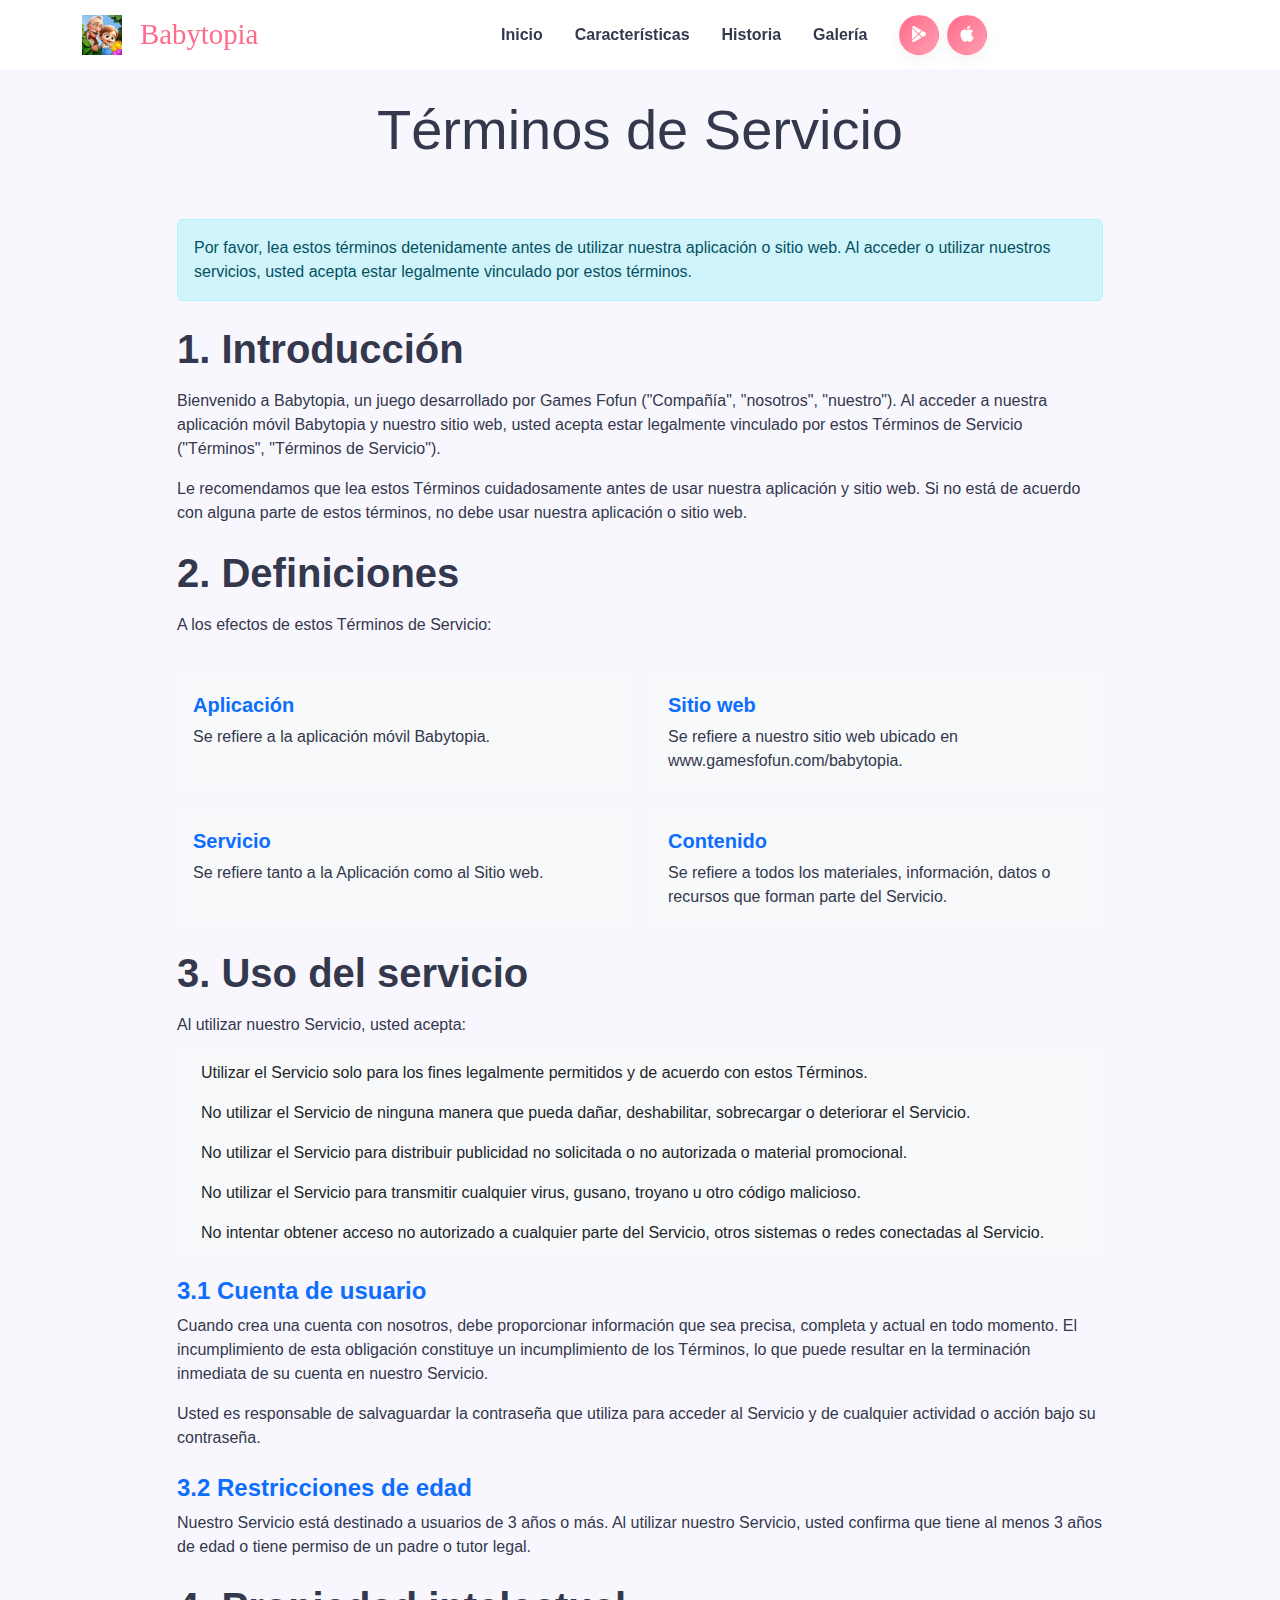
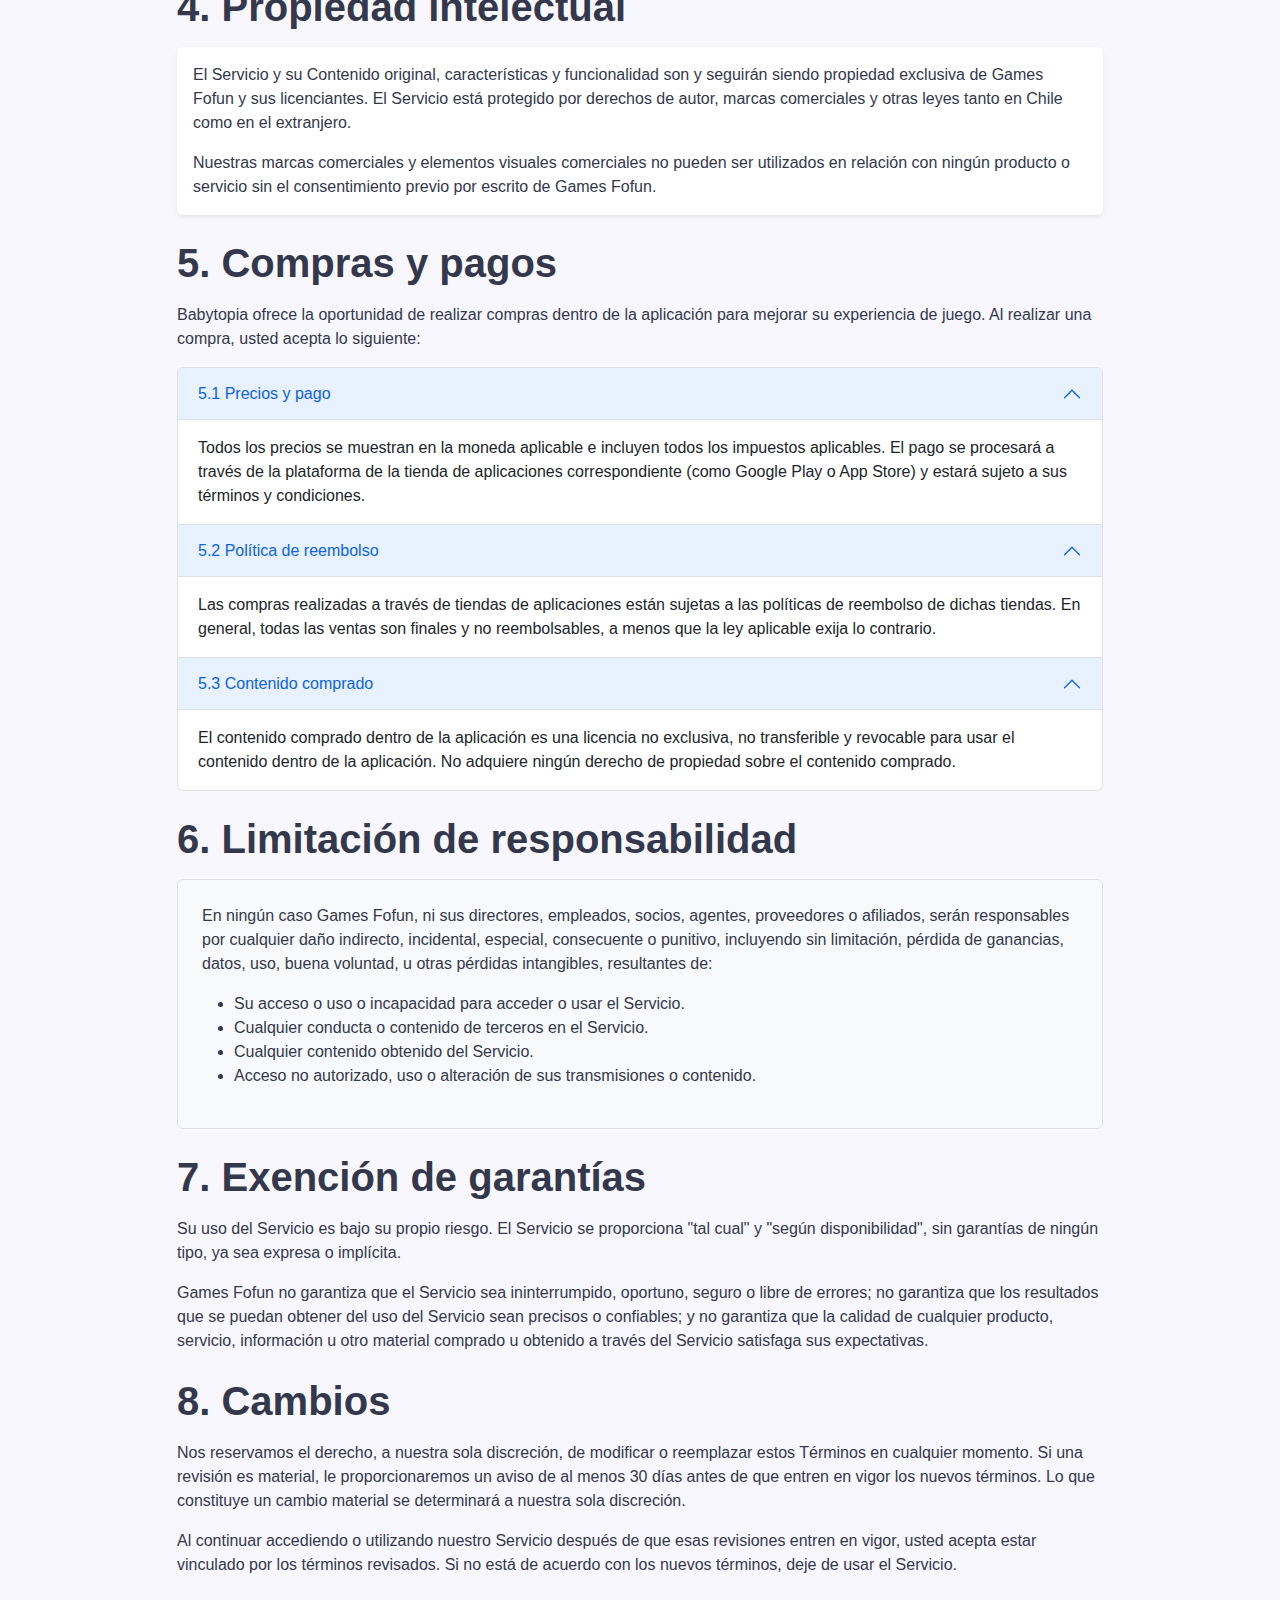
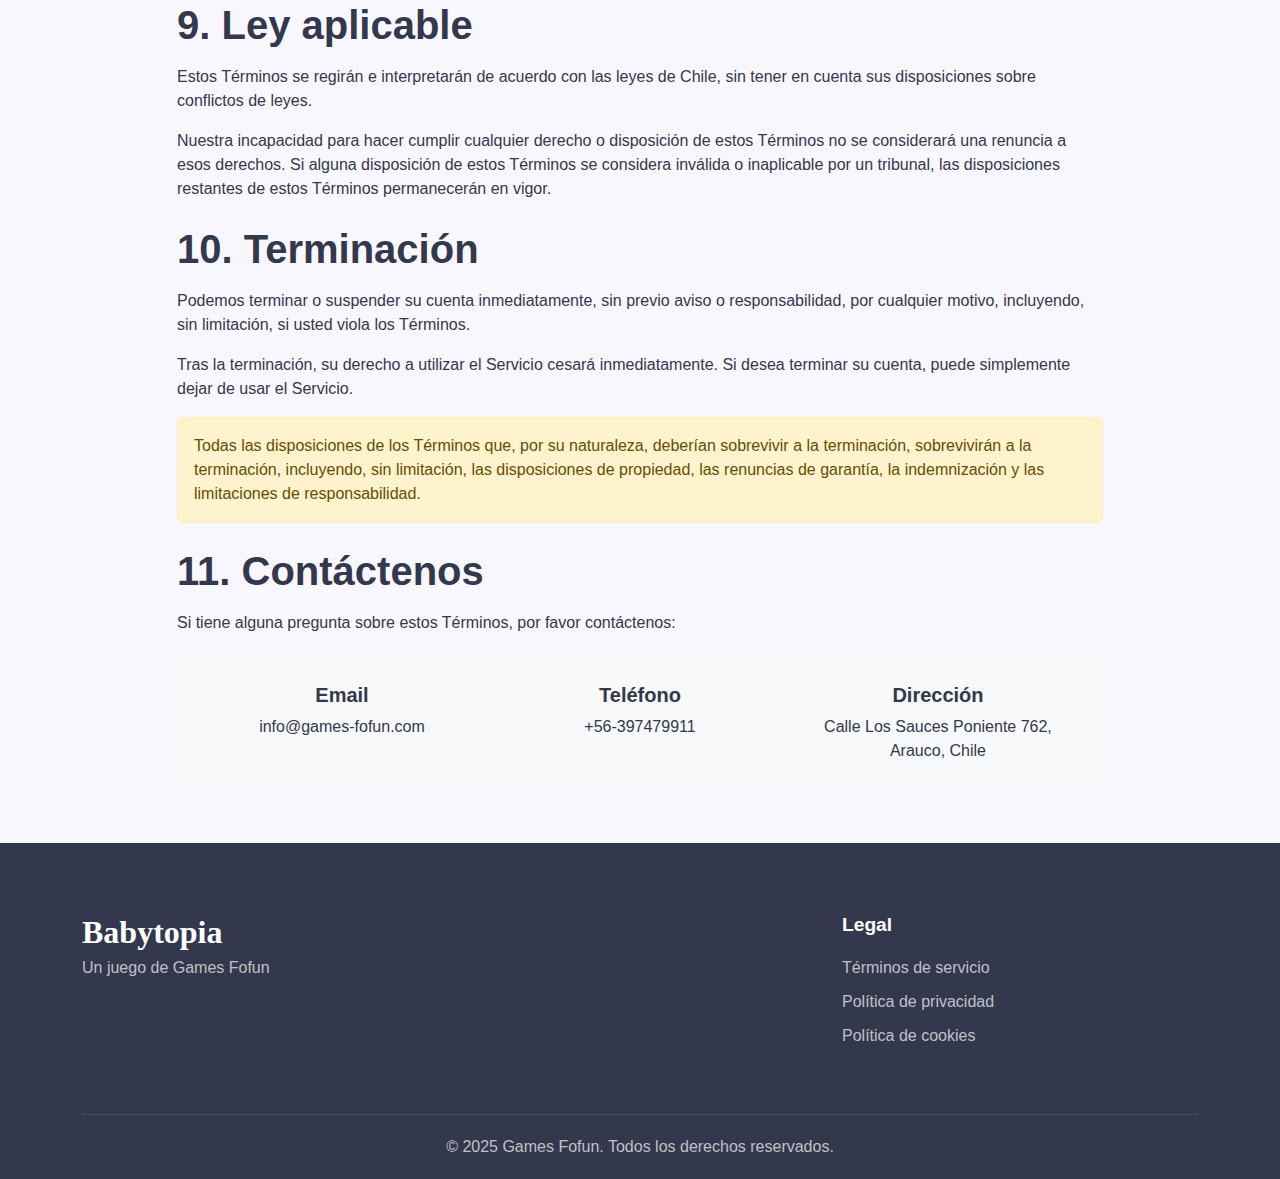
<file: terms.html>
<!DOCTYPE html>
<html lang="es">
<head>
    <meta charset="UTF-8">
    <meta name="viewport" content="width=device-width, initial-scale=1.0">
    <meta name="description" content="Términos de Servicio de Babytopia - Condiciones de uso de nuestra aplicación móvil y sitio web.">
    <meta name="keywords" content="Babytopia, términos de servicio, Games Fofun, condiciones, legal, aplicación">
    <title>Términos de Servicio - Babytopia</title>
    <link rel="icon" href="img/favicon.ico" type="image/x-icon">
    <link rel="stylesheet" href="css/bootstrap.min.css">
    <link rel="stylesheet" href="css/bootstrap-icons.css">
    <link rel="stylesheet" href="css/style.css">
</head>
<body>

    <header class="fixed-top">
        <nav class="navbar navbar-expand-lg navbar-light">
            <div class="container">
                <a class="navbar-brand d-flex align-items-center" href="/">
                    <img src="img/logo.jpg" alt="Babytopia Logo" class="brand-logo">
                    <span class="brand-text ms-2">Babytopia</span>
                </a>
                
       
                <div class="navbar-collapse collapse w-100">
                    <ul class="navbar-nav w-100 d-flex justify-content-center">
                        <li class="nav-item">
                            <a class="nav-link" href="/#inicio">Inicio</a>
                        </li>
                        <li class="nav-item">
                            <a class="nav-link" href="/#caracteristicas">Características</a>
                        </li>
                        <li class="nav-item">
                            <a class="nav-link" href="/#historia">Historia</a>
                        </li>
                        <li class="nav-item">
                            <a class="nav-link" href="/#galeria">Galería</a>
                        </li>
                        <li class="nav-item ms-lg-3">
                            <div class="download-buttons d-flex justify-content-center">
                                <a href="https://play.google.com/store/apps/details?id=com.oceangames.popmatch3.gp&pcampaignid=web_share" class="btn btn-app me-2" target="_blank">
                                    <i class="bi bi-google-play"></i>
                                </a>
                                <a href="https://apps.apple.com/gb/app/babytopia/id6468984314" class="btn btn-app" target="_blank">
                                    <i class="bi bi-apple"></i>
                                </a>
                            </div>
                        </li>
                    </ul>
                </div>
            </div>
        </nav>
    </header>


    <section class="policy-header text-center py-5 mt-5">
        <div class="container">
            <h1 class="display-4">Términos de Servicio</h1>
        </div>
    </section>


    <main class="container mb-5">
        <div class="row">
            <div class="col-lg-10 mx-auto">
                <div class="policy-content">
                    <div class="alert alert-info mb-4">
                        <p class="mb-0">Por favor, lea estos términos detenidamente antes de utilizar nuestra aplicación o sitio web. Al acceder o utilizar nuestros servicios, usted acepta estar legalmente vinculado por estos términos.</p>
                    </div>
                
                    <section>
                        <h2 class="section-title">1. Introducción</h2>
                        <p>Bienvenido a Babytopia, un juego desarrollado por Games Fofun ("Compañía", "nosotros", "nuestro"). Al acceder a nuestra aplicación móvil Babytopia y nuestro sitio web, usted acepta estar legalmente vinculado por estos Términos de Servicio ("Términos", "Términos de Servicio").</p>
                        <p>Le recomendamos que lea estos Términos cuidadosamente antes de usar nuestra aplicación y sitio web. Si no está de acuerdo con alguna parte de estos términos, no debe usar nuestra aplicación o sitio web.</p>
                    </section>

                    <section class="mt-4">
                        <h2 class="section-title">2. Definiciones</h2>
                        <p>A los efectos de estos Términos de Servicio:</p>
                        <div class="row row-cols-1 row-cols-md-2 g-4 mt-2">
                            <div class="col">
                                <div class="card h-100 border-0 bg-light">
                                    <div class="card-body">
                                        <h5 class="card-title text-primary">Aplicación</h5>
                                        <p class="card-text">Se refiere a la aplicación móvil Babytopia.</p>
                                    </div>
                                </div>
                            </div>
                            <div class="col">
                                <div class="card h-100 border-0 bg-light">
                                    <div class="card-body">
                                        <h5 class="card-title text-primary">Sitio web</h5>
                                        <p class="card-text">Se refiere a nuestro sitio web ubicado en www.gamesfofun.com/babytopia.</p>
                                    </div>
                                </div>
                            </div>
                            <div class="col">
                                <div class="card h-100 border-0 bg-light">
                                    <div class="card-body">
                                        <h5 class="card-title text-primary">Servicio</h5>
                                        <p class="card-text">Se refiere tanto a la Aplicación como al Sitio web.</p>
                                    </div>
                                </div>
                            </div>
                            <div class="col">
                                <div class="card h-100 border-0 bg-light">
                                    <div class="card-body">
                                        <h5 class="card-title text-primary">Contenido</h5>
                                        <p class="card-text">Se refiere a todos los materiales, información, datos o recursos que forman parte del Servicio.</p>
                                    </div>
                                </div>
                            </div>
                        </div>
                    </section>

                    <section class="mt-4">
                        <h2 class="section-title">3. Uso del servicio</h2>
                        <p>Al utilizar nuestro Servicio, usted acepta:</p>
                        <ul class="list-group mb-4">
                            <li class="list-group-item border-0 bg-light"><i class="fas fa-check-circle text-success me-2"></i>Utilizar el Servicio solo para los fines legalmente permitidos y de acuerdo con estos Términos.</li>
                            <li class="list-group-item border-0 bg-light"><i class="fas fa-times-circle text-danger me-2"></i>No utilizar el Servicio de ninguna manera que pueda dañar, deshabilitar, sobrecargar o deteriorar el Servicio.</li>
                            <li class="list-group-item border-0 bg-light"><i class="fas fa-times-circle text-danger me-2"></i>No utilizar el Servicio para distribuir publicidad no solicitada o no autorizada o material promocional.</li>
                            <li class="list-group-item border-0 bg-light"><i class="fas fa-times-circle text-danger me-2"></i>No utilizar el Servicio para transmitir cualquier virus, gusano, troyano u otro código malicioso.</li>
                            <li class="list-group-item border-0 bg-light"><i class="fas fa-times-circle text-danger me-2"></i>No intentar obtener acceso no autorizado a cualquier parte del Servicio, otros sistemas o redes conectadas al Servicio.</li>
                        </ul>
                        
                        <h4 class="text-primary">3.1 Cuenta de usuario</h4>
                        <p>Cuando crea una cuenta con nosotros, debe proporcionar información que sea precisa, completa y actual en todo momento. El incumplimiento de esta obligación constituye un incumplimiento de los Términos, lo que puede resultar en la terminación inmediata de su cuenta en nuestro Servicio.</p>
                        <p>Usted es responsable de salvaguardar la contraseña que utiliza para acceder al Servicio y de cualquier actividad o acción bajo su contraseña.</p>
                        
                        <h4 class="text-primary mt-4">3.2 Restricciones de edad</h4>
                        <p>Nuestro Servicio está destinado a usuarios de 3 años o más. Al utilizar nuestro Servicio, usted confirma que tiene al menos 3 años de edad o tiene permiso de un padre o tutor legal.</p>
                    </section>

                    <section class="mt-4">
                        <h2 class="section-title">4. Propiedad intelectual</h2>
                        <div class="card border-0 shadow-sm mb-4">
                            <div class="card-body">
                                <p>El Servicio y su Contenido original, características y funcionalidad son y seguirán siendo propiedad exclusiva de Games Fofun y sus licenciantes. El Servicio está protegido por derechos de autor, marcas comerciales y otras leyes tanto en Chile como en el extranjero.</p>
                                <p class="mb-0">Nuestras marcas comerciales y elementos visuales comerciales no pueden ser utilizados en relación con ningún producto o servicio sin el consentimiento previo por escrito de Games Fofun.</p>
                            </div>
                        </div>
                    </section>

                    <section class="mt-4">
                        <h2 class="section-title">5. Compras y pagos</h2>
                        <p>Babytopia ofrece la oportunidad de realizar compras dentro de la aplicación para mejorar su experiencia de juego. Al realizar una compra, usted acepta lo siguiente:</p>
                    
                        <div class="accordion" id="purchaseAccordion">
                            <div class="accordion-item">
                                <h2 class="accordion-header" id="headingOne">
                                    <button class="accordion-button" type="button" data-bs-toggle="collapse" data-bs-target="#collapseOne" aria-expanded="true" aria-controls="collapseOne">
                                        5.1 Precios y pago
                                    </button>
                                </h2>
                                <div id="collapseOne" class="accordion-collapse collapse show" aria-labelledby="headingOne" data-bs-parent="#purchaseAccordion">
                                    <div class="accordion-body">
                                        Todos los precios se muestran en la moneda aplicable e incluyen todos los impuestos aplicables. El pago se procesará a través de la plataforma de la tienda de aplicaciones correspondiente (como Google Play o App Store) y estará sujeto a sus términos y condiciones.
                                    </div>
                                </div>
                            </div>
                            <div class="accordion-item">
                                <h2 class="accordion-header" id="headingTwo">
                                    <button class="accordion-button" type="button" data-bs-toggle="collapse" data-bs-target="#collapseTwo" aria-expanded="true" aria-controls="collapseTwo">
                                        5.2 Política de reembolso
                                    </button>
                                </h2>
                                <div id="collapseTwo" class="accordion-collapse collapse show" aria-labelledby="headingTwo" data-bs-parent="#purchaseAccordion">
                                    <div class="accordion-body">
                                        Las compras realizadas a través de tiendas de aplicaciones están sujetas a las políticas de reembolso de dichas tiendas. En general, todas las ventas son finales y no reembolsables, a menos que la ley aplicable exija lo contrario.
                                    </div>
                                </div>
                            </div>
                            <div class="accordion-item">
                                <h2 class="accordion-header" id="headingThree">
                                    <button class="accordion-button" type="button" data-bs-toggle="collapse" data-bs-target="#collapseThree" aria-expanded="true" aria-controls="collapseThree">
                                        5.3 Contenido comprado
                                    </button>
                                </h2>
                                <div id="collapseThree" class="accordion-collapse collapse show" aria-labelledby="headingThree" data-bs-parent="#purchaseAccordion">
                                    <div class="accordion-body">
                                        El contenido comprado dentro de la aplicación es una licencia no exclusiva, no transferible y revocable para usar el contenido dentro de la aplicación. No adquiere ningún derecho de propiedad sobre el contenido comprado.
                                    </div>
                                </div>
                            </div>
                        </div>
                    </section>
                    

                    <section class="mt-4">
                        <h2 class="section-title">6. Limitación de responsabilidad</h2>
                        <div class="p-4 border bg-light rounded">
                            <p>En ningún caso Games Fofun, ni sus directores, empleados, socios, agentes, proveedores o afiliados, serán responsables por cualquier daño indirecto, incidental, especial, consecuente o punitivo, incluyendo sin limitación, pérdida de ganancias, datos, uso, buena voluntad, u otras pérdidas intangibles, resultantes de:</p>
                            <ul>
                                <li>Su acceso o uso o incapacidad para acceder o usar el Servicio.</li>
                                <li>Cualquier conducta o contenido de terceros en el Servicio.</li>
                                <li>Cualquier contenido obtenido del Servicio.</li>
                                <li>Acceso no autorizado, uso o alteración de sus transmisiones o contenido.</li>
                            </ul>
                        </div>
                    </section>

                    <section class="mt-4">
                        <h2 class="section-title">7. Exención de garantías</h2>
                        <p>Su uso del Servicio es bajo su propio riesgo. El Servicio se proporciona "tal cual" y "según disponibilidad", sin garantías de ningún tipo, ya sea expresa o implícita.</p>
                        <p>Games Fofun no garantiza que el Servicio sea ininterrumpido, oportuno, seguro o libre de errores; no garantiza que los resultados que se puedan obtener del uso del Servicio sean precisos o confiables; y no garantiza que la calidad de cualquier producto, servicio, información u otro material comprado u obtenido a través del Servicio satisfaga sus expectativas.</p>
                    </section>

                    <section class="mt-4">
                        <h2 class="section-title">8. Cambios</h2>
                        <p>Nos reservamos el derecho, a nuestra sola discreción, de modificar o reemplazar estos Términos en cualquier momento. Si una revisión es material, le proporcionaremos un aviso de al menos 30 días antes de que entren en vigor los nuevos términos. Lo que constituye un cambio material se determinará a nuestra sola discreción.</p>
                        <p>Al continuar accediendo o utilizando nuestro Servicio después de que esas revisiones entren en vigor, usted acepta estar vinculado por los términos revisados. Si no está de acuerdo con los nuevos términos, deje de usar el Servicio.</p>
                    </section>

                    <section class="mt-4">
                        <h2 class="section-title">9. Ley aplicable</h2>
                        <p>Estos Términos se regirán e interpretarán de acuerdo con las leyes de Chile, sin tener en cuenta sus disposiciones sobre conflictos de leyes.</p>
                        <p>Nuestra incapacidad para hacer cumplir cualquier derecho o disposición de estos Términos no se considerará una renuncia a esos derechos. Si alguna disposición de estos Términos se considera inválida o inaplicable por un tribunal, las disposiciones restantes de estos Términos permanecerán en vigor.</p>
                    </section>

                    <section class="mt-4">
                        <h2 class="section-title">10. Terminación</h2>
                        <p>Podemos terminar o suspender su cuenta inmediatamente, sin previo aviso o responsabilidad, por cualquier motivo, incluyendo, sin limitación, si usted viola los Términos.</p>
                        <p>Tras la terminación, su derecho a utilizar el Servicio cesará inmediatamente. Si desea terminar su cuenta, puede simplemente dejar de usar el Servicio.</p>
                        <div class="alert alert-warning mt-3">
                            <p class="mb-0">Todas las disposiciones de los Términos que, por su naturaleza, deberían sobrevivir a la terminación, sobrevivirán a la terminación, incluyendo, sin limitación, las disposiciones de propiedad, las renuncias de garantía, la indemnización y las limitaciones de responsabilidad.</p>
                        </div>
                    </section>

                    <section class="mt-4">
                        <h2 class="section-title">11. Contáctenos</h2>
                        <p>Si tiene alguna pregunta sobre estos Términos, por favor contáctenos:</p>
                        <div class="card bg-light border-0 p-3 mt-3">
                            <div class="row g-0">
                                <div class="col-md-4">
                                    <div class="card-body text-center">
                                        <i class="fas fa-envelope fs-3 text-primary mb-2"></i>
                                        <h5 class="card-title">Email</h5>
                                        <p class="card-text">info@games-fofun.com</p>
                                    </div>
                                </div>
                                <div class="col-md-4">
                                    <div class="card-body text-center">
                                        <i class="fas fa-phone fs-3 text-primary mb-2"></i>
                                        <h5 class="card-title">Teléfono</h5>
                                        <p class="card-text">+56-397479911</p>
                                    </div>
                                </div>
                                <div class="col-md-4">
                                    <div class="card-body text-center">
                                        <i class="fas fa-map-marker-alt fs-3 text-primary mb-2"></i>
                                        <h5 class="card-title">Dirección</h5>
                                        <p class="card-text">Calle Los Sauces Poniente 762, Arauco, Chile</p>
                                    </div>
                                </div>
                            </div>
                        </div>
                    </section>

                </div>
            </div>
        </div>
    </main>

    <footer>
        <div class="container">
            <div class="row">
                <div class="col-lg-8">
                    <div class="footer-brand">
                        <h3>Babytopia</h3>
                        <p>Un juego de Games Fofun</p>
                    </div>
                </div>
              
                <div class="col-lg-4">
                    <div class="footer-links">
                        <h4>Legal</h4>
                        <ul>
                            <li><a href="terms.html">Términos de servicio</a></li>
                            <li><a href="privacy.html">Política de privacidad</a></li>
                            <li><a href="cookies.html">Política de cookies</a></li>
                        </ul>
                    </div>
                </div>
            </div>
            <div class="footer-bottom">
                <p>&copy; 2025 Games Fofun. Todos los derechos reservados.</p>
            </div>
        </div>
    </footer>

    
</body>
</html>
</file>
<file: css/style.css>
/* 
* BABYTOPIA - CUSTOM CSS
* A stylish, modern design for Babytopia game website
*/

:root {
    --primary: #FF6B8B;
    --secondary: #7879F1;
    --accent: #FFD166;
    --dark: #33384C;
    --light: #F9F7FE;
    --success: #53DDC1;
    --info: #64C9E2;
    --white: #ffffff;
    --gradient-primary: linear-gradient(135deg, var(--primary) 0%, #FF9EB1 100%);
    --gradient-secondary: linear-gradient(135deg, var(--secondary) 0%, #9F9FF8 100%);
    --shadow-sm: 0 5px 15px rgba(0, 0, 0, 0.05);
    --shadow-md: 0 10px 25px rgba(0, 0, 0, 0.1);
    --shadow-lg: 0 15px 35px rgba(0, 0, 0, 0.15);
    --transition: all 0.3s ease;
    --radius-sm: 8px;
    --radius-md: 15px;
    --radius-lg: 25px;
    --font-primary: 'Verdana', sans-serif;
    --font-accent: 'Comic Sans MS', cursive;
}
.brand-logo {
    height: 40px;
    margin-right: 10px;
    vertical-align: middle;
}


@media (max-width: 767px) {
    .navbar-nav {
        text-align: center;
        width: 100%;
    }

    .nav-item {
        margin-bottom: 10px;
    }

    .navbar-collapse {
        padding-top: 10px; 
    }

    .download-buttons {
        display: block;
        margin-top: 15px;
    }

    .navbar-brand {
        display: flex;
        justify-content: center;
        width: 100%;
    }
}

body {
    font-family: var(--font-primary);
    color: var(--dark);
    background-color: var(--light);
    overflow-x: hidden;
    position: relative;
}

h1, h2, h3, h4, h5, h6 {
    font-weight: 700;
    color: var(--dark);
}

.section-subtitle {
    font-family: var(--font-accent);
    color: var(--primary);
    font-size: 1.2rem;
    margin-bottom: 0.5rem;
    display: block;
}

.section-title {
    font-size: 2.5rem;
    margin-bottom: 1rem;
    position: relative;
}

.section-divider {
    width: 80px;
    height: 4px;
    background: var(--gradient-primary);
    margin: 1.5rem auto;
    border-radius: 2px;
}

.section-divider.align-start {
    margin-left: 0;
}

/* Preloader */
#preloader {
    position: fixed;
    top: 0;
    left: 0;
    width: 100%;
    height: 100%;
    background-color: var(--white);
    display: flex;
    align-items: center;
    justify-content: center;
    z-index: 9999;
}

.baby-bounce {
    width: 60px;
    height: 60px;
    background: var(--gradient-primary);
    border-radius: 50%;
    animation: babybounce 1.5s infinite ease-in-out;
    box-shadow: var(--shadow-md);
}

@keyframes babybounce {
    0%, 100% {
        transform: scale(0);
    }
    50% {
        transform: scale(1);
    }
}

/* Header Styling */
header {
    transition: var(--transition);
    background-color: rgba(255, 255, 255, 0.95);
    box-shadow: none;
}

header.scrolled {
    box-shadow: var(--shadow-sm);
    padding: 10px 0;
}

.navbar-brand {
    display: flex;
    align-items: center;
}

.brand-text {
    font-family: var(--font-accent);
    font-size: 1.8rem;
    color: var(--primary);
    margin-left: 10px;
}

.nav-link {
    color: var(--dark) !important;
    font-weight: 600;
    padding: 8px 16px !important;
    transition: var(--transition);
    position: relative;
}

.nav-link::after {
    content: '';
    position: absolute;
    bottom: 0;
    left: 0;
    width: 0;
    height: 2px;
    background: var(--gradient-primary);
    transition: var(--transition);
}

.nav-link:hover::after,
.nav-link.active::after {
    width: 100%;
}

.btn-app {
    width: 40px;
    height: 40px;
    display: flex;
    align-items: center;
    justify-content: center;
    background: var(--gradient-primary);
    color: var(--white);
    border-radius: 50%;
    transition: var(--transition);
    box-shadow: var(--shadow-sm);
}

.btn-app:hover {
    transform: translateY(-3px);
    box-shadow: var(--shadow-md);
    color: var(--white);
}

/* Hero Section */
.hero {
    padding: 180px 0 100px;
    position: relative;
    background: var(--gradient-secondary);
    overflow: hidden;
}

.hero-content {
    position: relative;
    z-index: 2;
}

.hero h1 {
    font-size: 3.5rem;
    font-weight: 800;
    color: var(--white);
    margin-bottom: 1.5rem;
}

.hero .lead {
    font-size: 1.25rem;
    color: rgba(255, 255, 255, 0.9);
    margin-bottom: 2rem;
    font-weight: 400;
}

.rating {
    margin-bottom: 2rem;
    color: var(--accent);
    font-weight: 600;
}

.rating i {
    margin-right: 3px;
}

.rating span {
    color: var(--white);
    margin-left: 10px;
}

.btn-download {
    background: var(--gradient-primary);
    color: var(--white);
    border: none;
    padding: 12px 25px;
    border-radius: 50px;
    font-weight: 600;
    transition: var(--transition);
    box-shadow: var(--shadow-md);
}

.btn-download:hover {
    transform: translateY(-5px);
    box-shadow: var(--shadow-lg);
    color: var(--white);
}

.downloads {
    margin-top: 2rem;
    color: rgba(255, 255, 255, 0.9);
    font-weight: 600;
}

.hero-image {
    position: relative;
    z-index: 1;
    filter: drop-shadow(0 10px 20px rgba(0, 0, 0, 0.15));
}

.floating-object {
    position: absolute;
    border-radius: 50%;
    z-index: -1;
    opacity: 0.6;
}

.obj1 {
    width: 100px;
    height: 100px;
    background-color: var(--accent);
    top: 10%;
    right: 5%;
    animation: float 6s infinite ease-in-out;
}

.obj2 {
    width: 50px;
    height: 50px;
    background-color: var(--info);
    bottom: 20%;
    left: 10%;
    animation: float 8s infinite ease-in-out;
}

.obj3 {
    width: 70px;
    height: 70px;
    background-color: var(--success);
    bottom: 10%;
    right: 15%;
    animation: float 7s infinite ease-in-out;
}

@keyframes float {
    0%, 100% {
        transform: translateY(0);
    }
    50% {
        transform: translateY(-20px);
    }
}

.wave-bottom {
    position: absolute;
    bottom: 0;
    left: 0;
    width: 100%;
    overflow: hidden;
    line-height: 0;
}

/* Story Section */
.story {
    padding: 100px 0;
    background-color: var(--white);
}

.story-image {
    position: relative;
}

.story-image img {
    position: relative;
    z-index: 1;
}

.story-image::before {
    content: '';
    position: absolute;
    width: 100%;
    height: 100%;
    background-color: var(--accent);
    border-radius: var(--radius-md);
    top: -20px;
    left: -20px;
    z-index: 0;
}

.story-box {
    background-color: var(--light);
    padding: 25px;
    border-radius: var(--radius-md);
    margin-bottom: 30px;
    box-shadow: var(--shadow-sm);
    transition: var(--transition);
}

.story-box:hover {
    transform: translateY(-5px);
    box-shadow: var(--shadow-md);
}

.story-box h3 {
    color: var(--primary);
    margin-bottom: 15px;
    font-size: 1.5rem;
}

/* Features Section */
.features {
    padding: 100px 0;
    background-color: var(--light);
}

.feature-card {
    background-color: var(--white);
    padding: 30px;
    border-radius: var(--radius-md);
    text-align: center;
    box-shadow: var(--shadow-sm);
    transition: var(--transition);
    height: 100%;
    position: relative;
    z-index: 1;
    overflow: hidden;
}

.feature-card::before {
    content: '';
    position: absolute;
    width: 150px;
    height: 150px;
    background: var(--gradient-primary);
    border-radius: 50%;
    top: -75px;
    right: -75px;
    opacity: 0.05;
    z-index: -1;
    transition: var(--transition);
}

.feature-card:hover {
    transform: translateY(-10px);
    box-shadow: var(--shadow-md);
}

.feature-card:hover::before {
    transform: scale(1.2);
}

.feature-icon {
    width: 70px;
    height: 70px;
    display: flex;
    align-items: center;
    justify-content: center;
    margin: 0 auto 20px;
    background: var(--gradient-primary);
    color: var(--white);
    font-size: 1.5rem;
    border-radius: 50%;
    box-shadow: var(--shadow-sm);
}

.feature-card h3 {
    margin-bottom: 15px;
    font-size: 1.3rem;
    color: var(--dark);
}

.feature-card p {
    color: #777;
    font-size: 0.95rem;
    line-height: 1.6;
}

/* Gameplay Section */
.gameplay {
    padding: 100px 0;
    background-color: var(--white);
}

.gameplay-content {
    position: relative;
}

.gameplay-features {
    list-style: none;
    padding: 0;
    margin-top: 30px;
}

.gameplay-features li {
    display: flex;
    align-items: flex-start;
    margin-bottom: 25px;
}

.icon-box {
    min-width: 50px;
    height: 50px;
    display: flex;
    align-items: center;
    justify-content: center;
    background: var(--gradient-primary);
    border-radius: var(--radius-sm);
    margin-right: 20px;
    color: var(--white);
}

.gameplay-features h4 {
    margin-bottom: 8px;
    font-size: 1.2rem;
}

.gameplay-features p {
    color: #777;
    margin-bottom: 0;
}

.phone-frame {
    position: relative;
    padding: 20px;
    background-color: var(--white);
    border-radius: 40px;
    box-shadow: var(--shadow-lg);
    overflow: hidden;
    transform: perspective(1000px) rotateY(-15deg);
    transition: var(--transition);
}

.phone-frame:hover {
    transform: perspective(1000px) rotateY(0deg);
}

.phone-frame img {
    border-radius: 20px;
}

/* Gallery Section */
.gallery {
    padding: 100px 0;
    background-color: var(--light);
}

.gallery-item {
    position: relative;
    border-radius: var(--radius-md);
    overflow: hidden;
    box-shadow: var(--shadow-sm);
    transition: var(--transition);
}

.gallery-item img {
    width: 100%;
    height: 100%;
    object-fit: cover;
    transition: var(--transition);
}

.gallery-overlay {
    position: absolute;
    top: 0;
    left: 0;
    width: 100%;
    height: 100%;
    background: linear-gradient(to top, rgba(0, 0, 0, 0.7), transparent);
    display: flex;
    align-items: flex-end;
    padding: 20px;
    opacity: 0;
    transition: var(--transition);
}

.gallery-item:hover {
    transform: translateY(-10px);
    box-shadow: var(--shadow-md);
}

.gallery-item:hover .gallery-overlay {
    opacity: 1;
}

.gallery-item:hover img {
    transform: scale(1.1);
}

.gallery-info h3 {
    color: var(--white);
    margin-bottom: 5px;
    font-size: 1.2rem;
}

.gallery-info p {
    color: rgba(255, 255, 255, 0.8);
    margin-bottom: 0;
    font-size: 0.9rem;
}

/* Testimonials Section */
.testimonials {
    padding: 100px 0;
    background-color: var(--white);
}

.testimonial-slider {
    display: flex;
    flex-wrap: wrap;
    gap: 30px;
}

.testimonial-card {
    background-color: var(--light);
    padding: 30px;
    border-radius: var(--radius-md);
    flex: 1;
    min-width: 300px;
    box-shadow: var(--shadow-sm);
    transition: var(--transition);
    position: relative;
}

.testimonial-card::before {
    content: '\201C';
    font-family: serif;
    position: absolute;
    top: 10px;
    left: 20px;
    font-size: 4rem;
    color: var(--primary);
    opacity: 0.1;
}

.testimonial-card:hover {
    transform: translateY(-5px);
    box-shadow: var(--shadow-md);
}

.testimonial-rating {
    color: var(--accent);
    margin-bottom: 15px;
}

.testimonial-text {
    font-style: italic;
    margin-bottom: 20px;
    line-height: 1.7;
}

.testimonial-author h4 {
    color: var(--primary);
    font-size: 1.1rem;
    margin-bottom: 0;
}

/* CTA Section */
.cta {
    padding: 80px 0;
    background: var(--gradient-primary);
    color: var(--white);
    text-align: center;
}

.cta h2 {
    color: var(--white);
    font-size: 2.5rem;
    margin-bottom: 20px;
}

.cta p {
    font-size: 1.2rem;
    margin-bottom: 30px;
    max-width: 700px;
    margin-left: auto;
    margin-right: auto;
}

.cta-buttons {
    margin-top: 30px;
}

/* Contact Section */
.contact {
    padding: 100px 0;
    background-color: var(--light);
}

.contact-info {
    display: flex;
    flex-wrap: wrap;
    gap: 20px;
    margin-bottom: 40px;
}

.contact-card {
    background-color: var(--white);
    display: flex;
    align-items: center;
    padding: 20px;
    border-radius: var(--radius-md);
    flex: 1;
    min-width: 250px;
    box-shadow: var(--shadow-sm);
    transition: var(--transition);
}

.contact-card:hover {
    transform: translateY(-5px);
    box-shadow: var(--shadow-md);
}

.contact-icon {
    min-width: 50px;
    height: 50px;
    background: var(--gradient-primary);
    border-radius: 50%;
    display: flex;
    align-items: center;
    justify-content: center;
    margin-right: 20px;
    color: var(--white);
}

.contact-text h3 {
    font-size: 1.1rem;
    margin-bottom: 5px;
    color: var(--dark);
}

.contact-text p {
    margin-bottom: 0;
    color: #777;
}

.contact-form {
    background-color: var(--white);
    padding: 40px;
    border-radius: var(--radius-md);
    box-shadow: var(--shadow-md);
}

.form-control {
    border: none;
    background-color: var(--light);
    padding: 0.8rem 1.2rem;
    height: auto;
    border-radius: var(--radius-sm);
}

.form-control:focus {
    box-shadow: 0 0 0 3px rgba(255, 107, 139, 0.2);
    background-color: var(--light);
}

.form-floating label {
    padding: 1rem 1.2rem;
}

.btn-submit {
    background: var(--gradient-primary);
    color: var(--white);
    padding: 12px 30px;
    border-radius: 50px;
    border: none;
    font-weight: 600;
    transition: var(--transition);
    box-shadow: var(--shadow-sm);
}

.btn-submit:hover {
    transform: translateY(-5px);
    box-shadow: var(--shadow-md);
}

/* Footer */
footer {
    padding: 70px 0 20px;
    background-color: var(--dark);
    color: var(--white);
}

.footer-brand h3 {
    font-family: var(--font-accent);
    color: var(--white);
    font-size: 2rem;
    margin-bottom: 5px;
}

.footer-brand p {
    color: rgba(255, 255, 255, 0.7);
}

.social-links {
    display: flex;
    gap: 15px;
    margin-top: 25px;
}

.social-links a {
    width: 40px;
    height: 40px;
    background-color: rgba(255, 255, 255, 0.1);
    color: var(--white);
    border-radius: 50%;
    display: flex;
    align-items: center;
    justify-content: center;
    transition: var(--transition);
}

.social-links a:hover {
    background-color: var(--primary);
    transform: translateY(-5px);
}

.footer-links h4 {
    color: var(--white);
    margin-bottom: 20px;
    font-size: 1.2rem;
}

.footer-links ul {
    list-style: none;
    padding: 0;
}

.footer-links li {
    margin-bottom: 10px;
}

.footer-links a {
    color: rgba(255, 255, 255, 0.7);
    text-decoration: none;
    transition: var(--transition);
}

.footer-links a:hover {
    color: var(--primary);
    padding-left: 5px;
}

.footer-bottom {
    margin-top: 50px;
    padding-top: 20px;
    border-top: 1px solid rgba(255, 255, 255, 0.1);
    text-align: center;
}

.footer-bottom p {
    color: rgba(255, 255, 255, 0.7);
    margin-bottom: 0;
}

/* Back to Top Button */
.back-to-top {
    position: fixed;
    bottom: 30px;
    right: 30px;
    width: 50px;
    height: 50px;
    background: var(--gradient-primary);
    color: var(--white);
    border-radius: 50%;
    display: flex;
    align-items: center;
    justify-content: center;
    box-shadow: var(--shadow-md);
    z-index: 99;
    opacity: 0;
    visibility: hidden;
    transition: var(--transition);
}

.back-to-top.active {
    opacity: 1;
    visibility: visible;
}

.back-to-top:hover {
    transform: translateY(-5px);
    color: var(--white);
}

/* Responsive Media Queries */
@media (max-width: 1199.98px) {
    .hero h1 {
        font-size: 3rem;
    }
    
    .section-title {
        font-size: 2.2rem;
    }
}

@media (max-width: 991.98px) {
    .hero {
        padding: 150px 0 80px;
    }
    
    .hero-content {
        text-align: center;
        margin-bottom: 50px;
    }
    
    .rating, .downloads {
        justify-content: center;
    }
    
    .section-divider.align-start {
        margin: 1.5rem auto;
    }
    
    .story-image::before {
        display: none;
    }
    
    .phone-frame {
        transform: none;
        margin: 0 auto;
        max-width: 300px;
    }
}

@media (max-width: 767.98px) {
    .hero h1 {
        font-size: 2.5rem;
    }
    
    .section-title {
        font-size: 2rem;
    }
    
    .feature-card, .testimonial-card, .contact-card {
        min-width: 100%;
    }
    
    .gallery-container {
        padding: 0 10px;
    }
    
    .contact-form {
        padding: 30px 20px;
    }
}

@media (max-width: 575.98px) {
    .hero {
        padding: 130px 0 60px;
    }
    
    .hero h1 {
        font-size: 2rem;
    }
    
    .hero .lead {
        font-size: 1rem;
    }
    
    .btn-download {
        display: block;
        margin-bottom: 15px;
        width: 100%;
    }
    
    .section-title {
        font-size: 1.8rem;
    }
    
    .gameplay-features li {
        flex-direction: column;
    }
    
    .icon-box {
        margin-bottom: 15px;
        margin-right: 0;
    }
}
</file>
